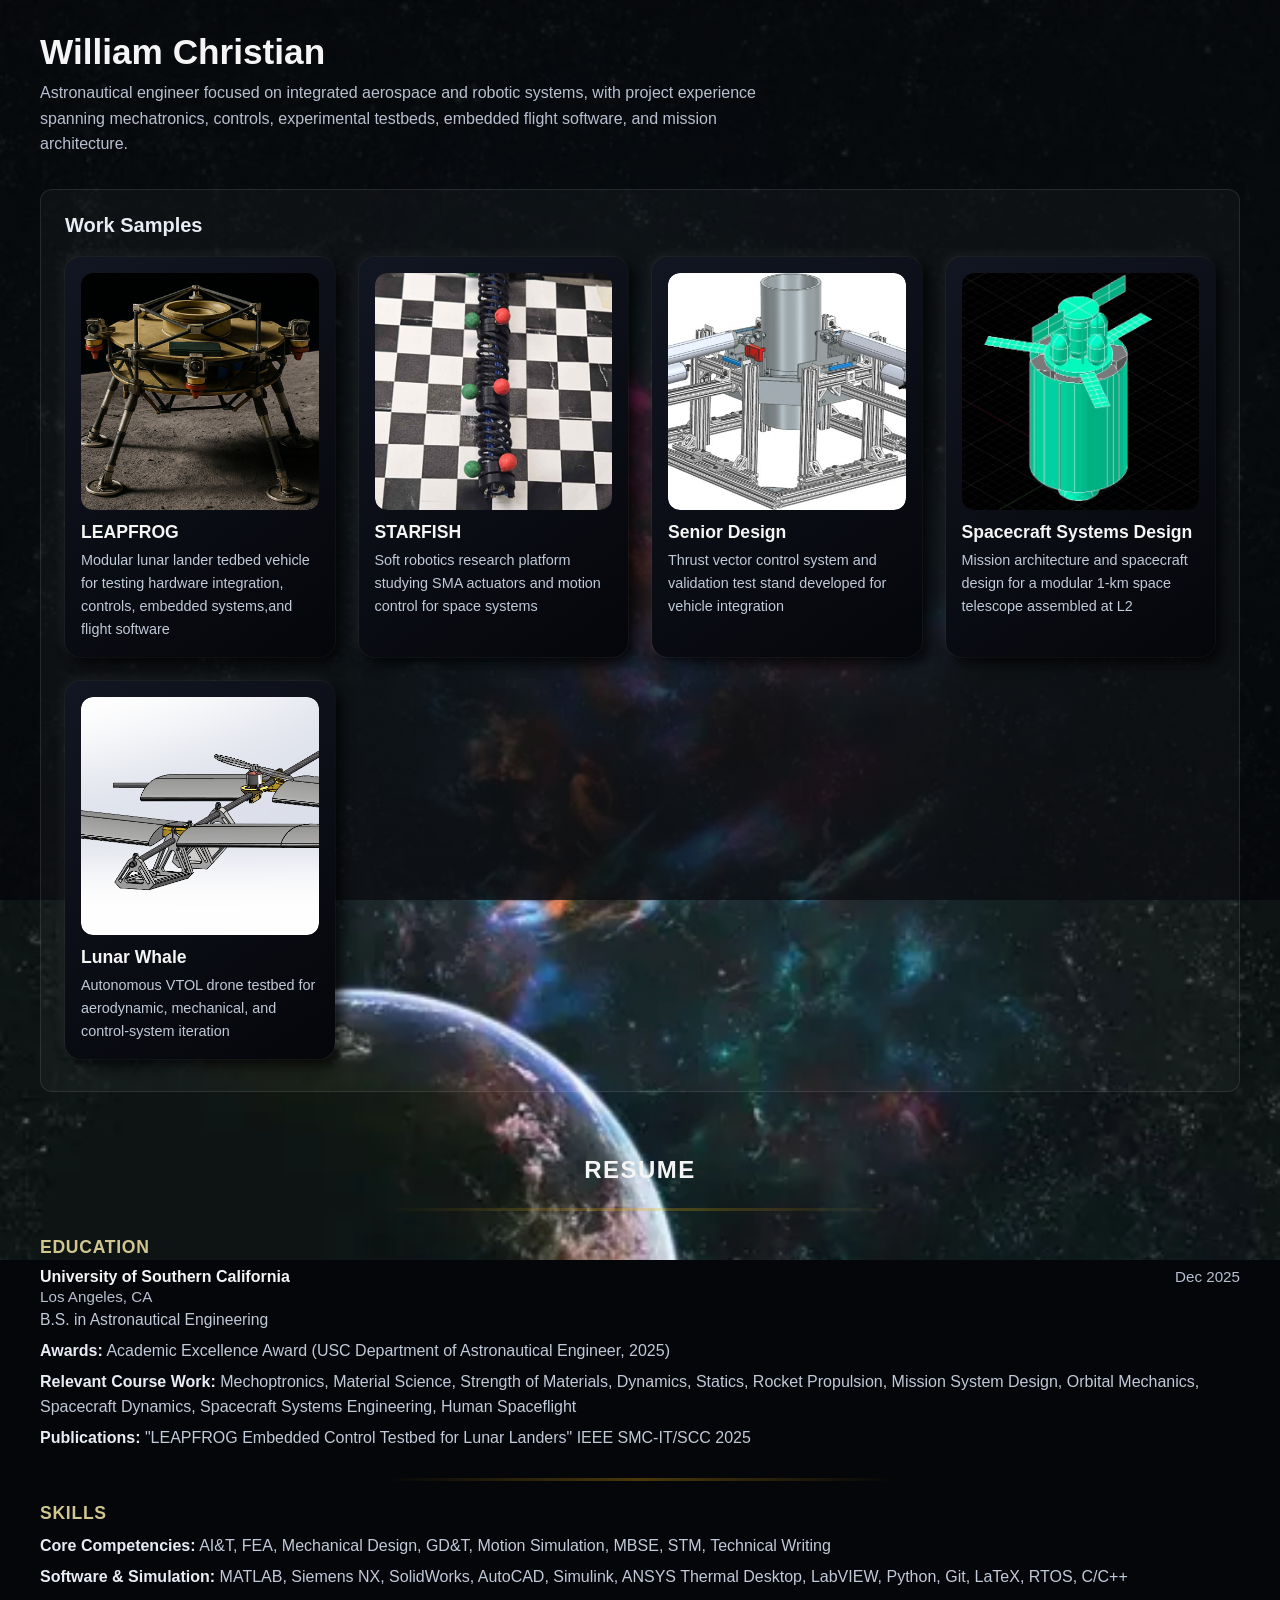
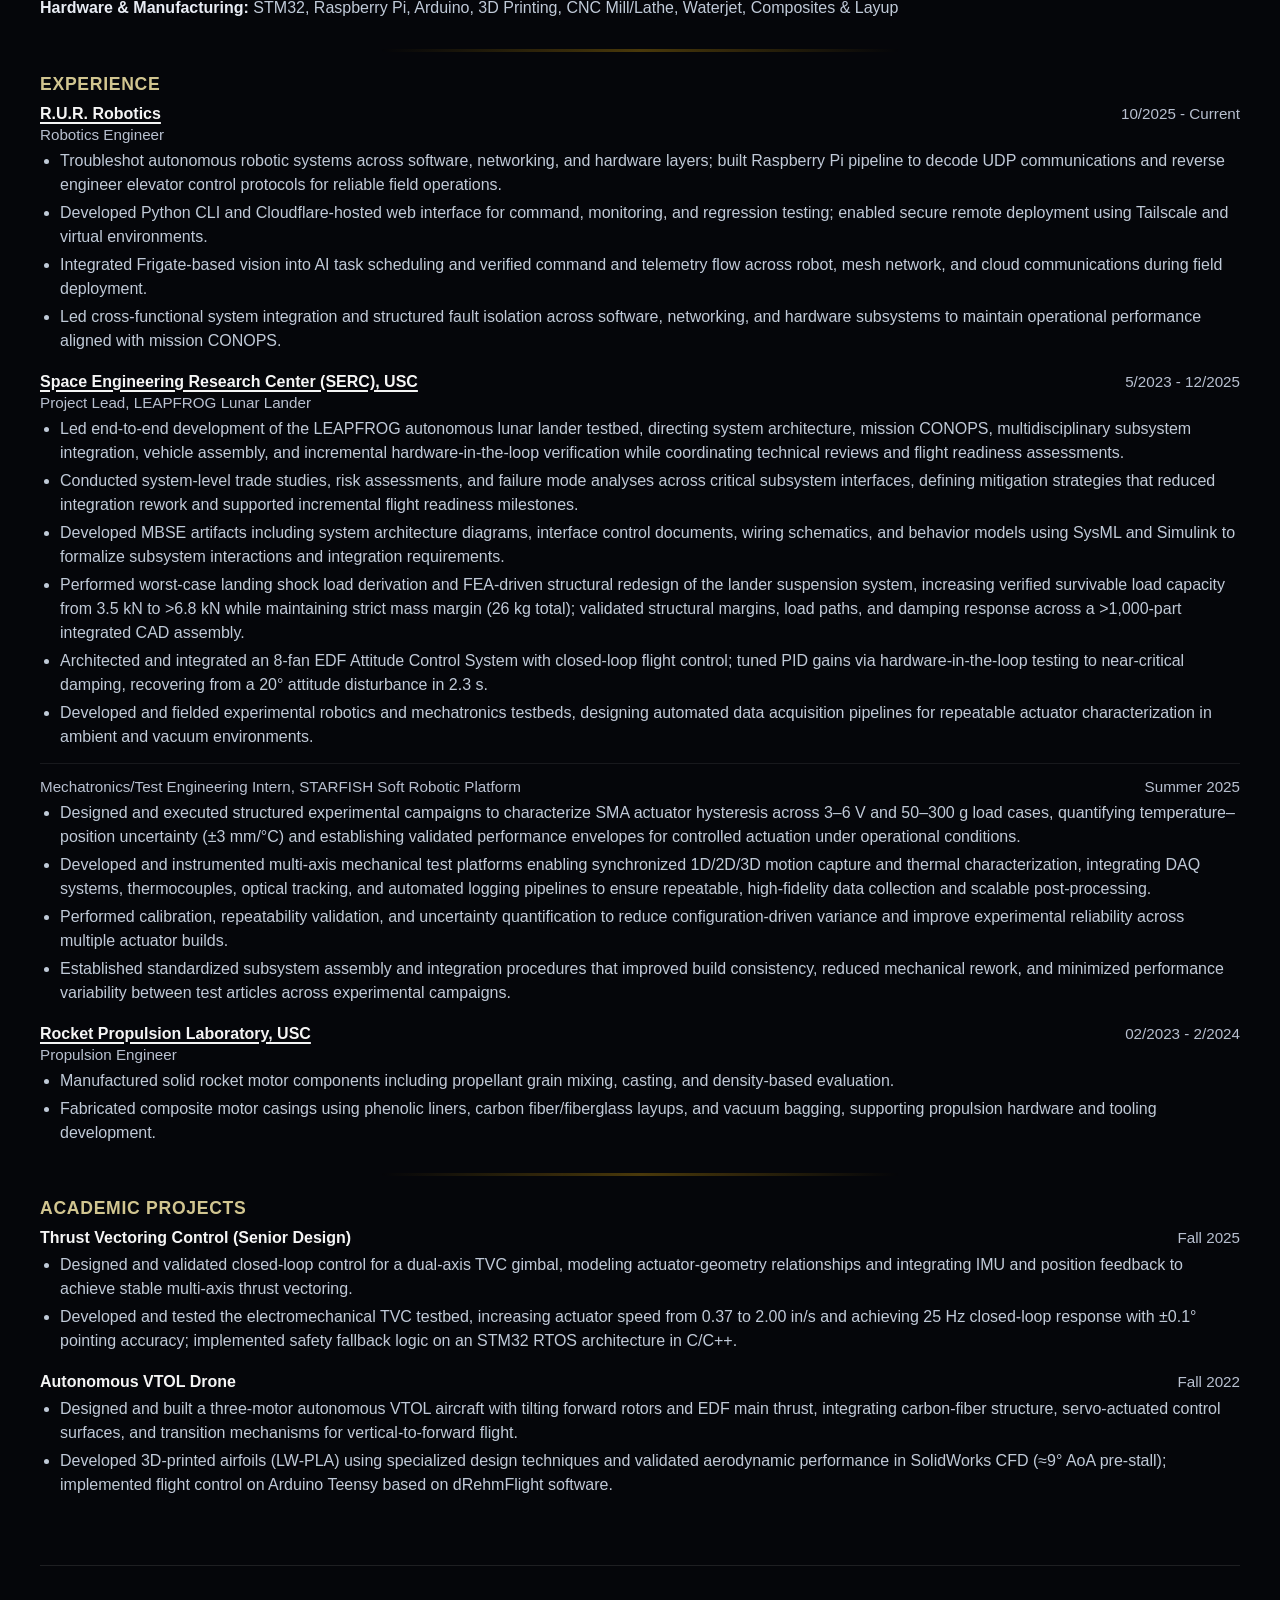
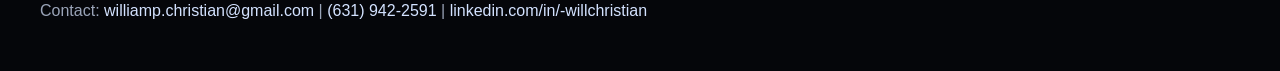
<file: index.html>
<!DOCTYPE html>
<html lang="en">
<head>
    <meta charset="UTF-8">
    <meta http-equiv="refresh" content="0; url=portfolio.html">
    <title>Redirect to portfolio</title>
    <script>window.location.replace("portfolio.html");</script>
</head>
<body>
    <p>Redirecting to <a href="portfolio.html">portfolio</a>…</p>
</body>
</html>
</file>
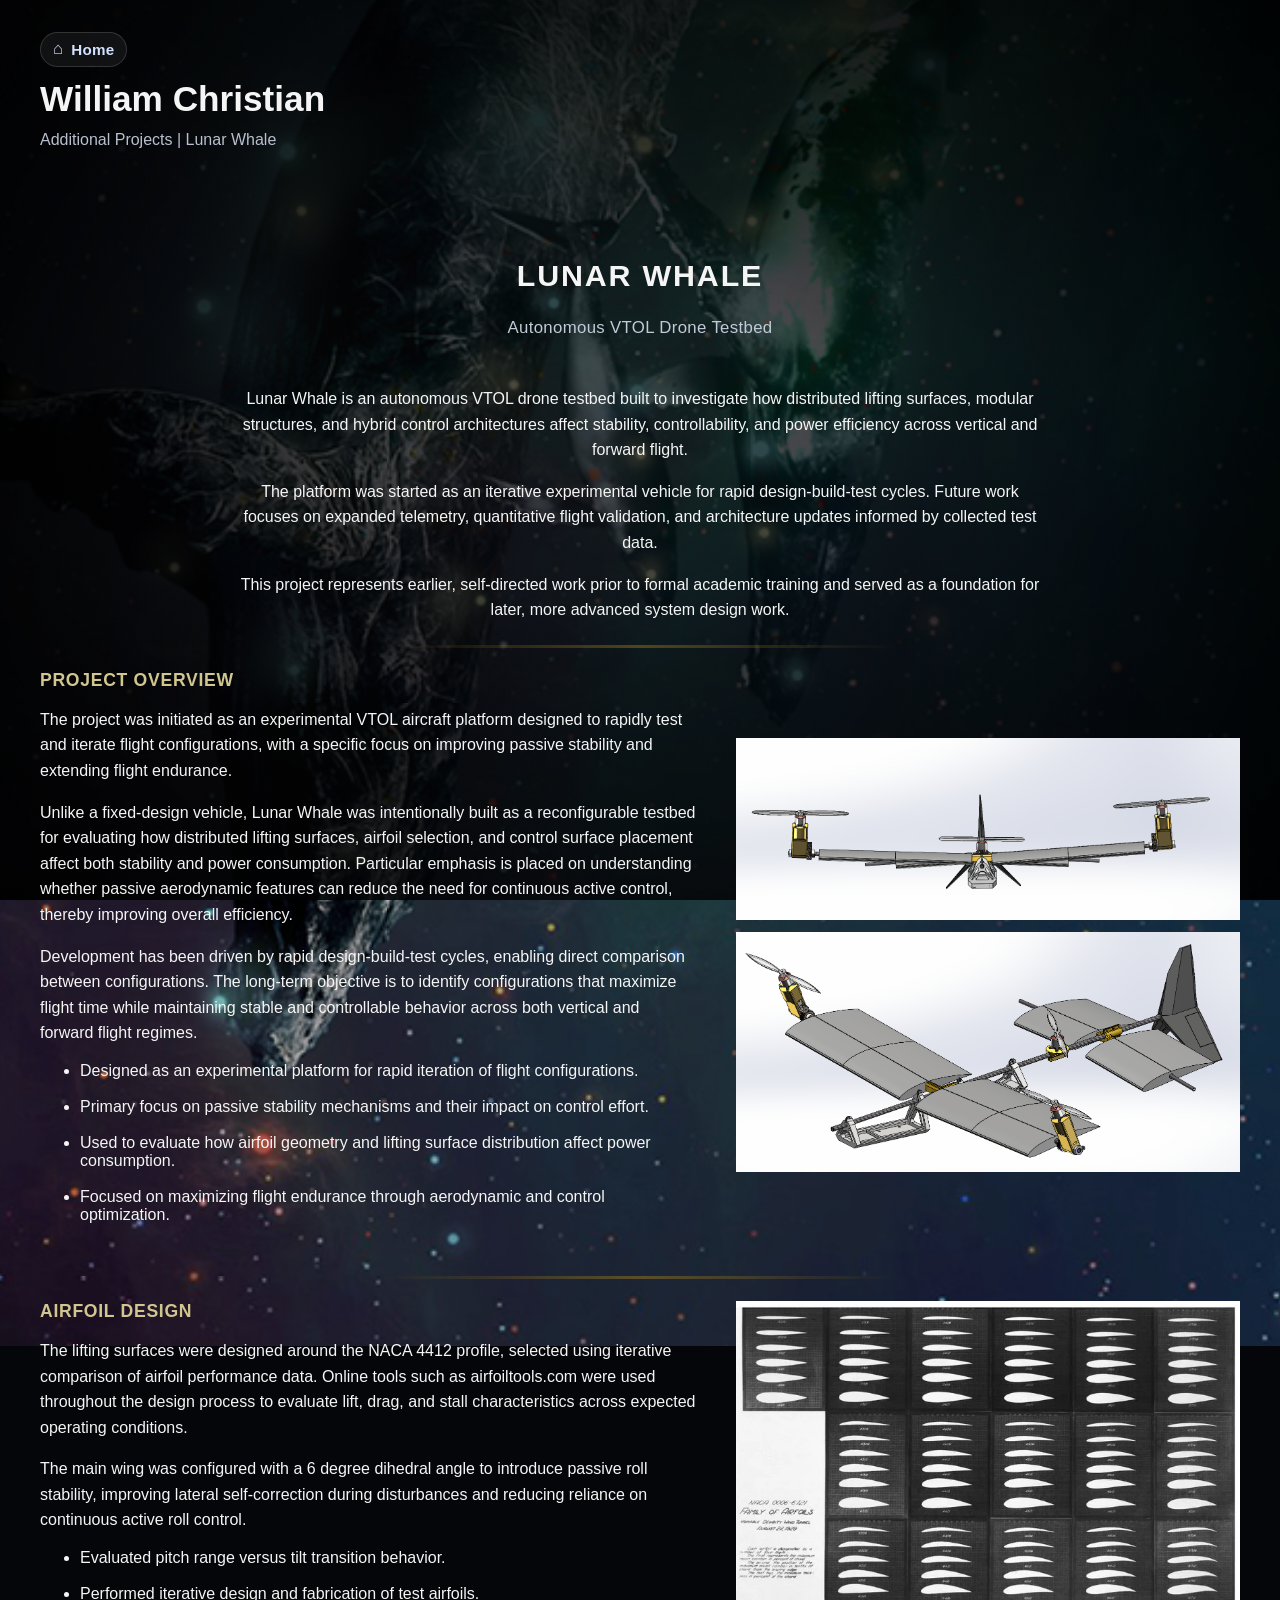
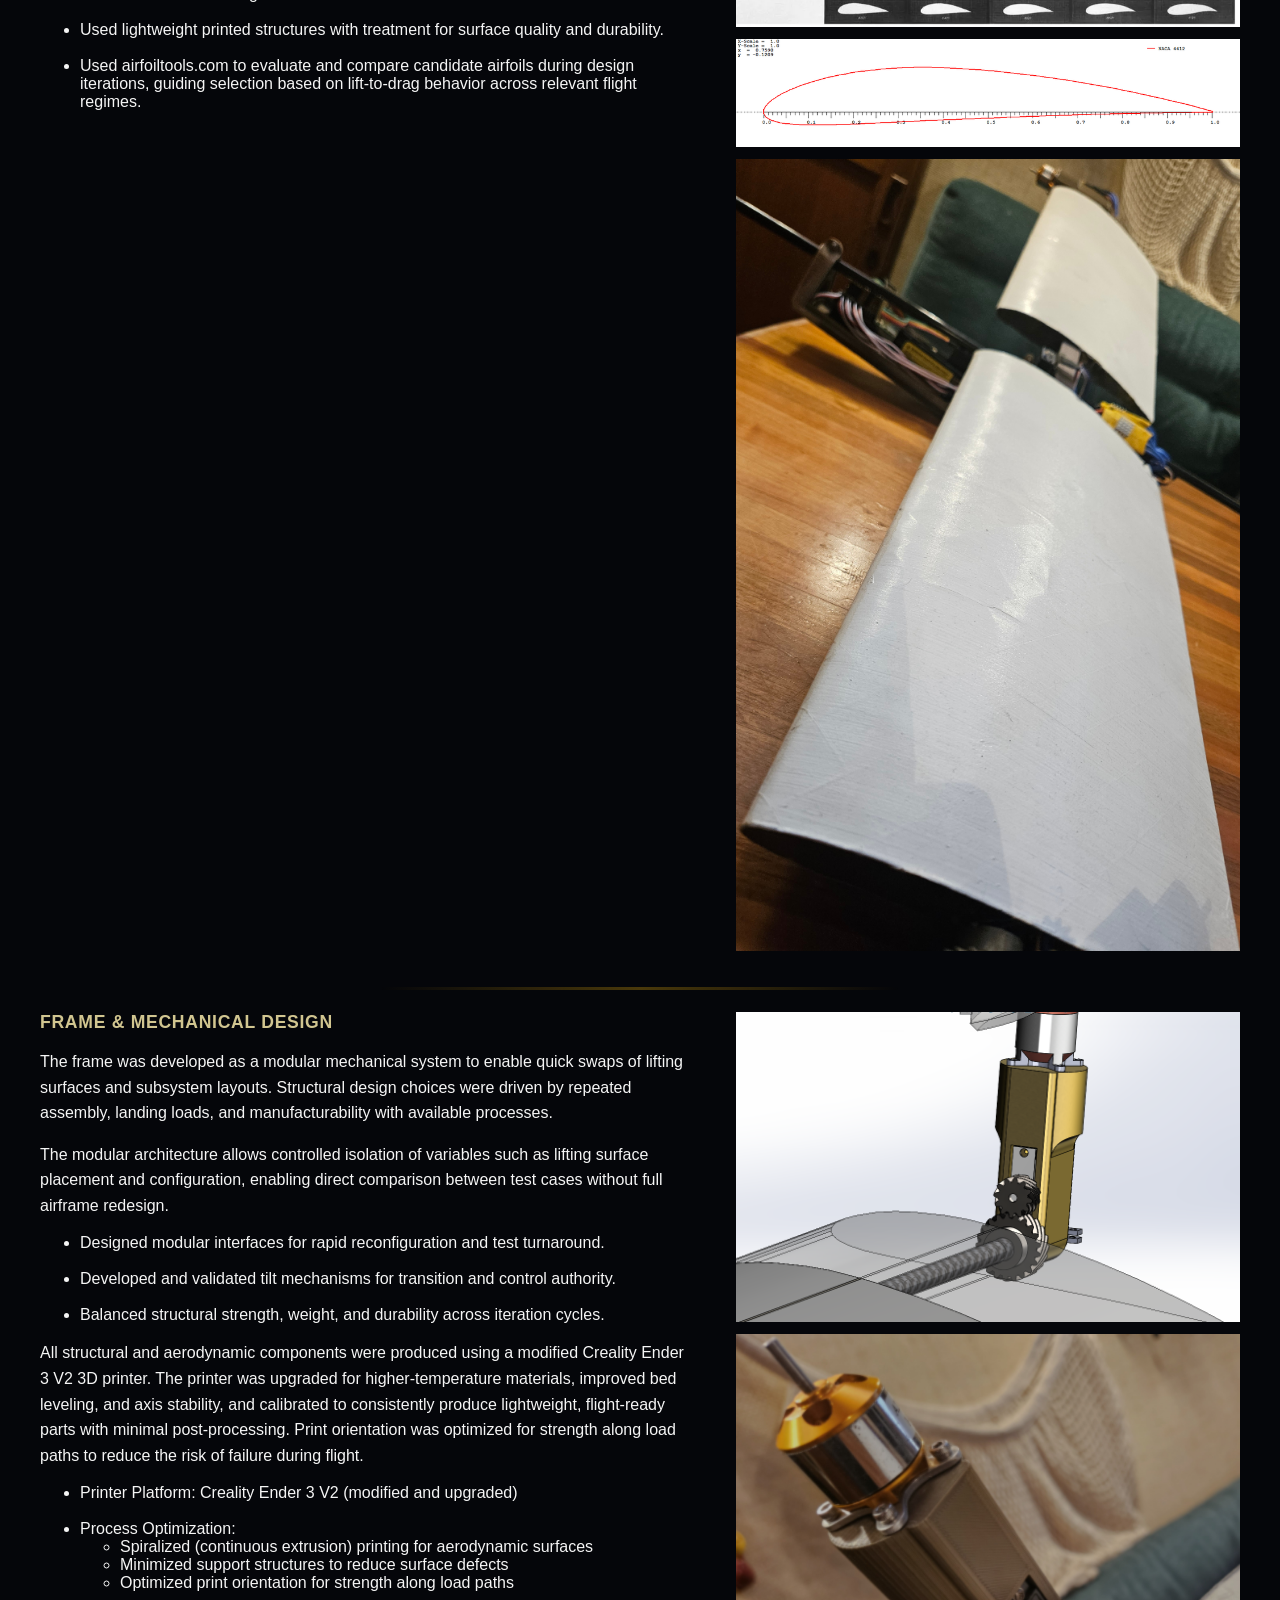
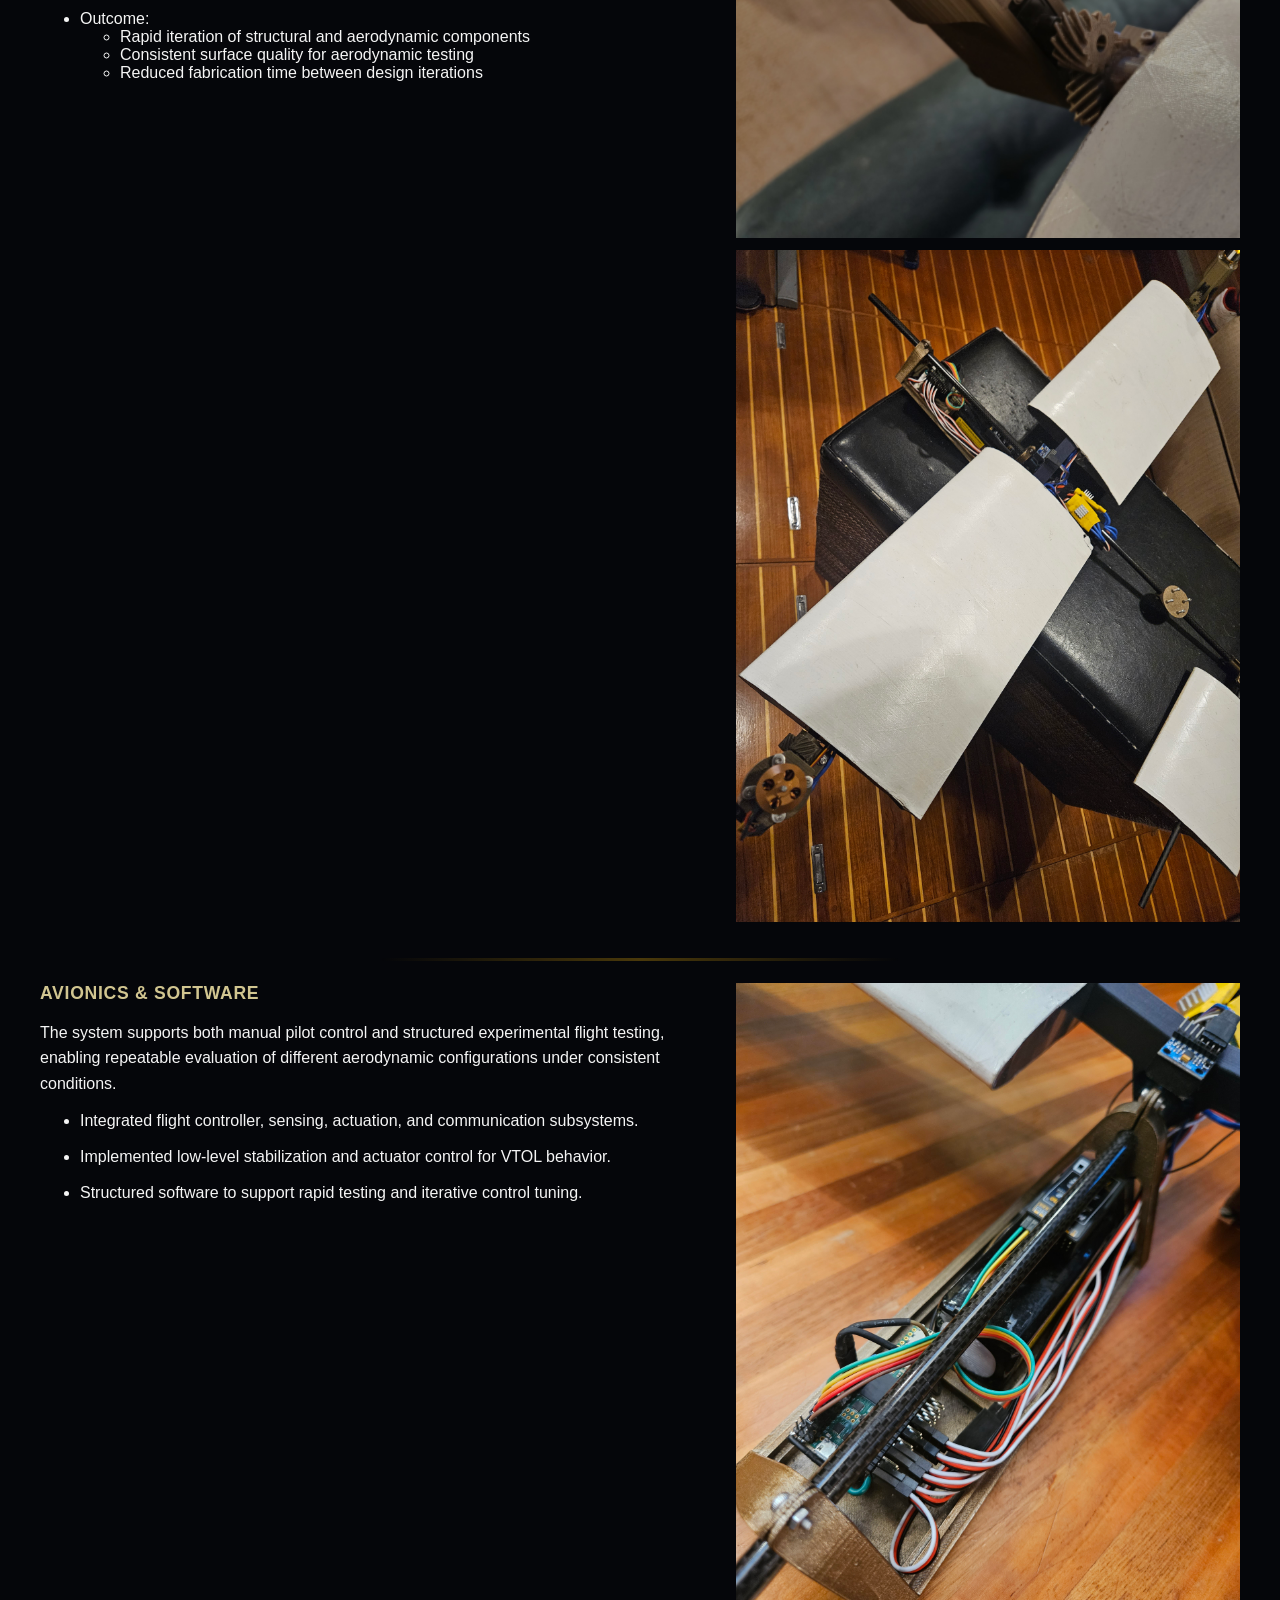
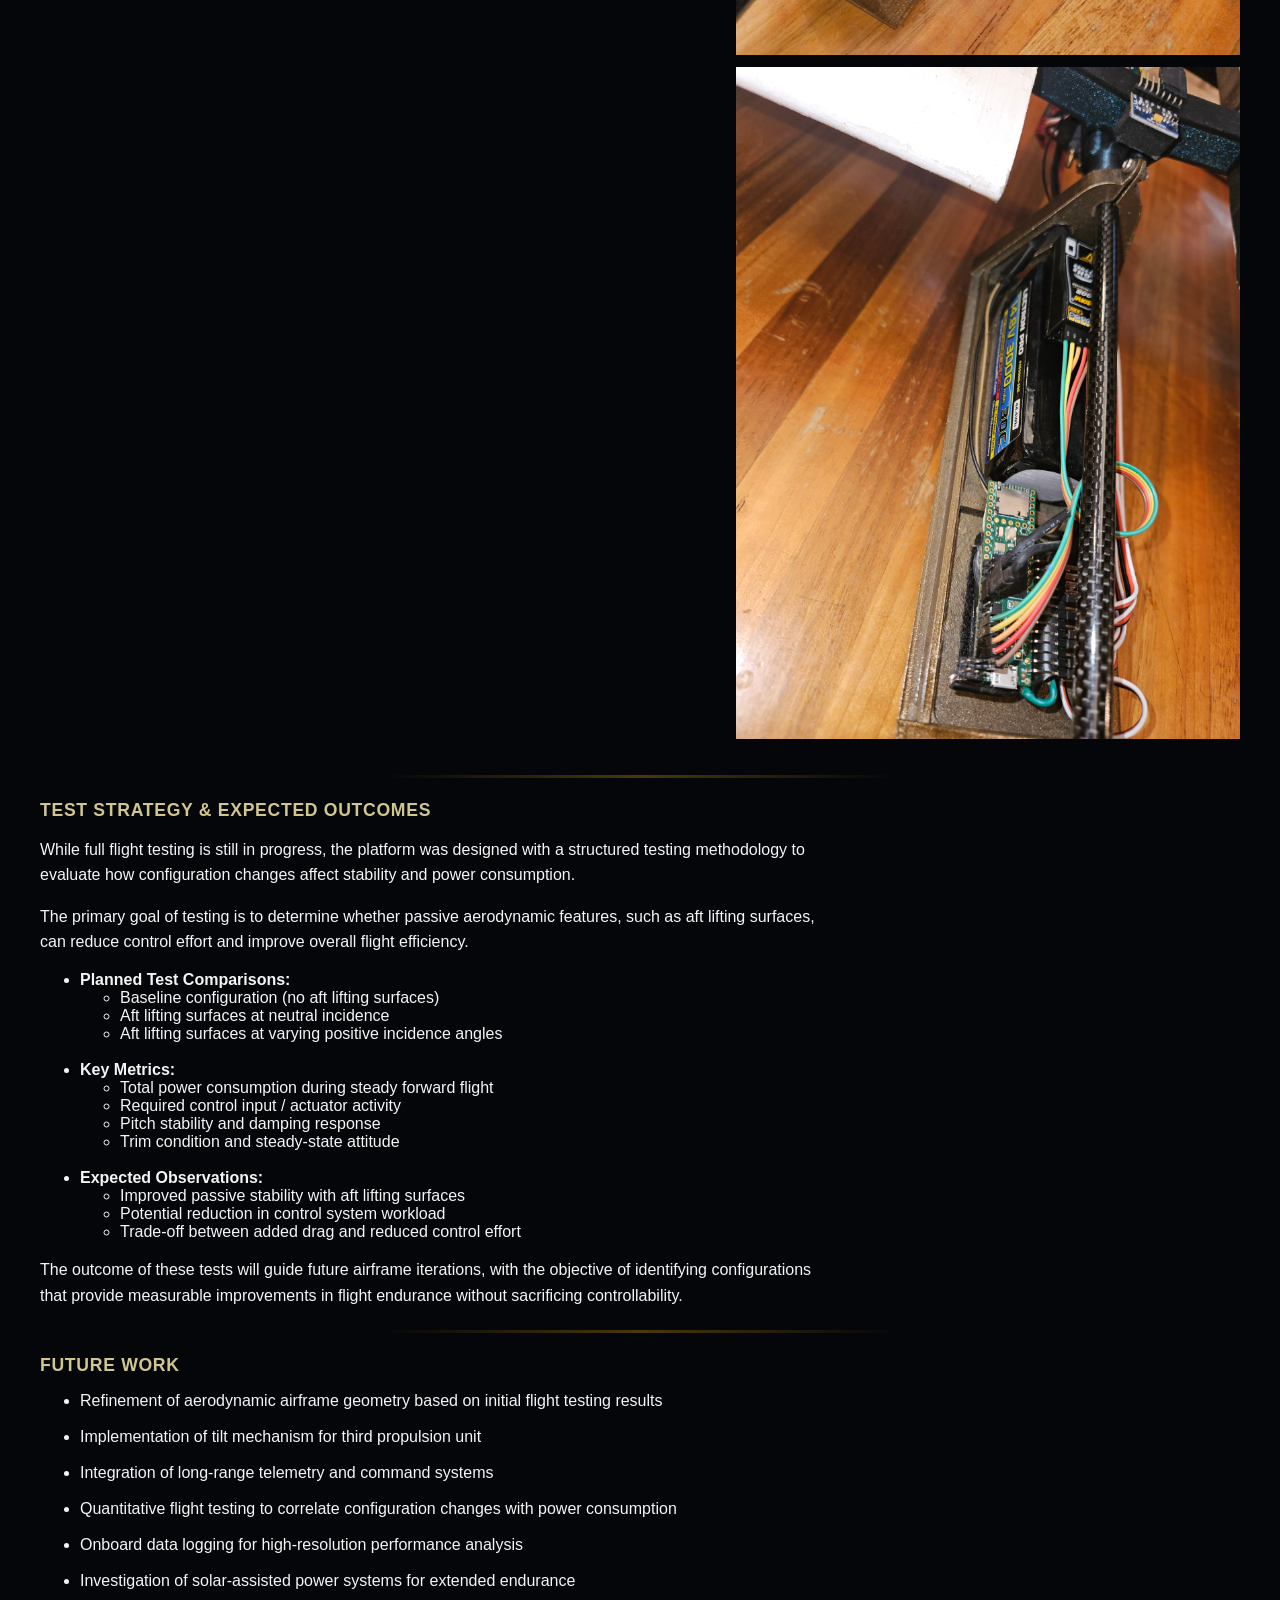
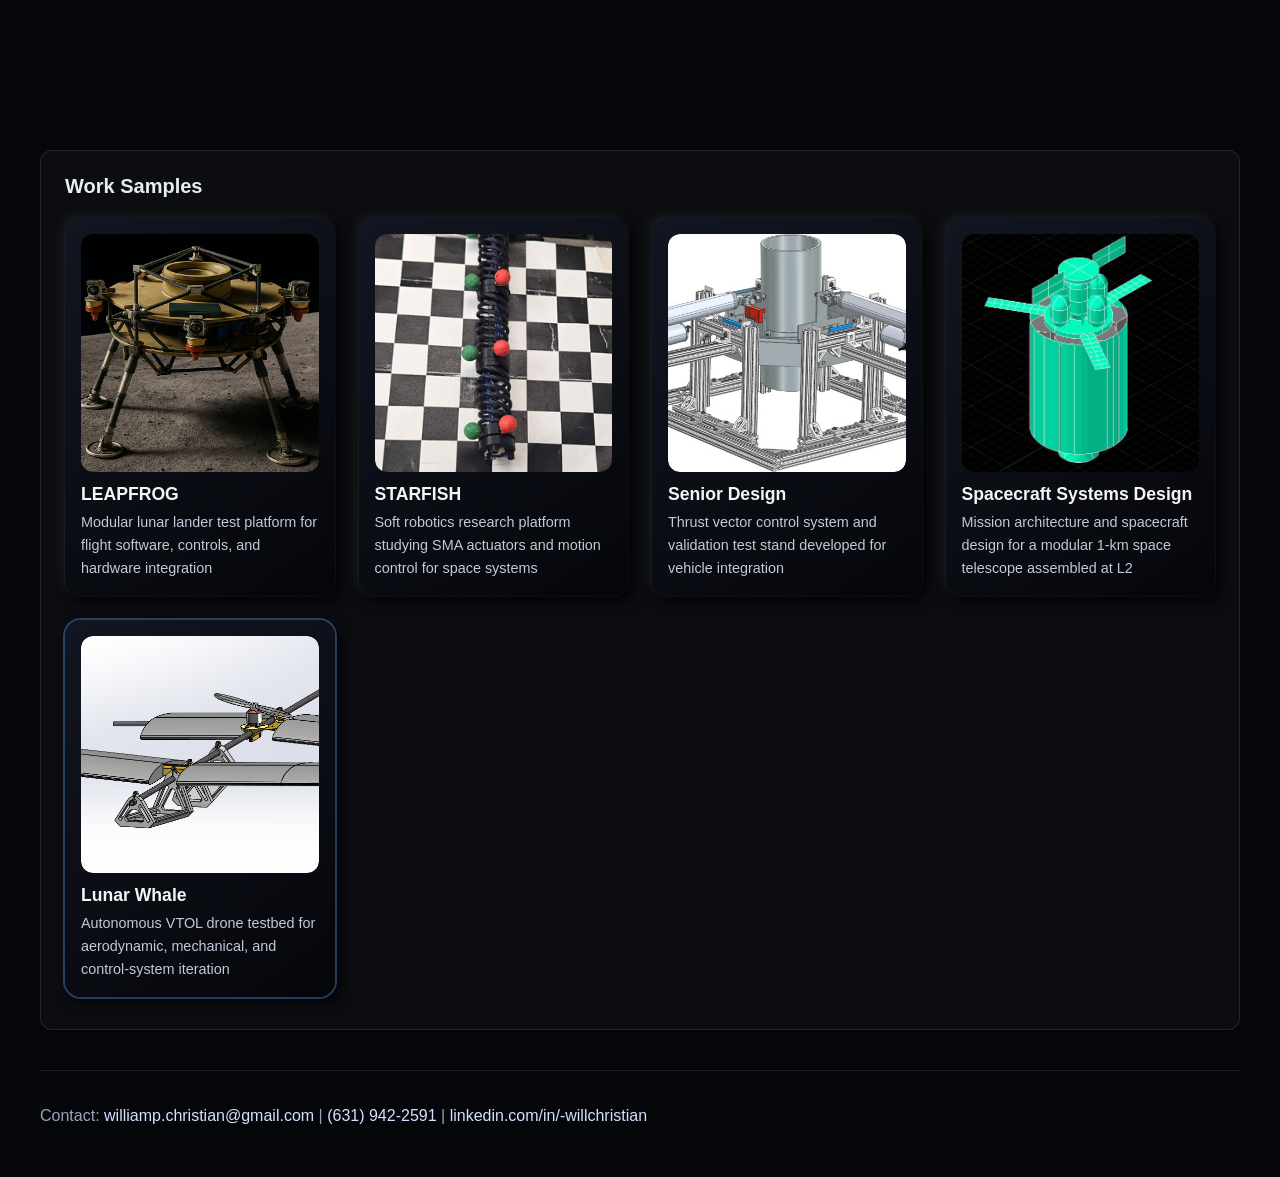
<file: additional_projects.html>
<!DOCTYPE html>
<html lang="en">
<head>
    <meta charset="UTF-8">
    <title>Additional Projects | Will Christian Portfolio</title>
    <meta name="viewport" content="width=device-width, initial-scale=1">
    <link rel="stylesheet" href="style.css">
</head>
<body>
    <div class="page">
    <header class="site-header">
        <div class="site-title-block">
            <a href="portfolio.html" class="home-link" aria-label="Home">Home</a>
            <h1>William Christian</h1>
            <p>Additional Projects | Lunar Whale</p>
        </div>
    </header>

    <main class="content">
        <section id="additional-projects" class="systems-section">
            <div class="projects-bg" aria-hidden="true"></div>
            <div class="projects-overlay" aria-hidden="true"></div>
            <div class="projects-content">
                <div class="resume-header">
                    <div class="project-title-stack">
                        <h2 class="resume-main-title">Lunar Whale</h2>
                        <div class="project-subtitle">Autonomous VTOL Drone Testbed</div>
                    </div>
                </div>

                <div class="resume-section">
                    <p class="project-intro">
                        Lunar Whale is an autonomous VTOL drone testbed built to investigate how distributed lifting
                        surfaces, modular structures, and hybrid control architectures affect stability, controllability,
                        and power efficiency across vertical and forward flight.
                    </p>
                    <p class="project-intro">
                        The platform was started as an iterative experimental vehicle for rapid design-build-test cycles.
                        Future work focuses on expanded telemetry, quantitative flight validation, and architecture updates
                        informed by collected test data.
                    </p>
                    <p class="project-intro">
                        This project represents earlier, self-directed work prior to formal academic training and served as a foundation
                        for later, more advanced system design work.
                    </p>

                    <hr class="resume-divider">
                    <article class="article--center-figure">
                        <div class="article-body">
                            <h3 class="resume-section-title">Project Overview</h3>
                            <p>
                                The project was initiated as an experimental VTOL aircraft platform designed to rapidly test and iterate flight configurations, 
                                with a specific focus on improving passive stability and extending flight endurance.
                            </p>
                            <p>
                                Unlike a fixed-design vehicle, Lunar Whale was intentionally built as a reconfigurable testbed for evaluating how distributed lifting 
                                surfaces, airfoil selection, and control surface placement affect both stability and power consumption. Particular emphasis is placed 
                                on understanding whether passive aerodynamic features can reduce the need for continuous active control, thereby improving overall efficiency.
                            </p>
                            <p>
                                Development has been driven by rapid design-build-test cycles, enabling direct comparison between configurations. The long-term objective 
                                is to identify configurations that maximize flight time while maintaining stable and controllable behavior across both vertical and forward flight regimes.
                            </p>
                            <ul>
                                <li>Designed as an experimental platform for rapid iteration of flight configurations.</li>
                                <br>
                                <li>Primary focus on passive stability mechanisms and their impact on control effort.</li>
                                <br>
                                <li>Used to evaluate how airfoil geometry and lifting surface distribution affect power consumption.</li>
                                <br>
                                <li>Focused on maximizing flight endurance through aerodynamic and control optimization.</li>
                            </ul>
                        </div>
                        <figure>
                            <div class="media-grid">
                                <img src="images/ADDITIONAL_PROJECTS/Lunar_Whale/front_v2.PNG" alt="Lunar Whale front view">
                                <img src="images/ADDITIONAL_PROJECTS/Lunar_Whale/full_iso3.PNG" alt="Lunar Whale isometric view">
                            </div>
                        </figure>
                    </article>

                    <hr class="resume-divider">
                    <article class="article--center-figure">
                        <div class="article-body">
                            <h3 class="resume-section-title">Airfoil Design</h3>
                            <p>
                                The lifting surfaces were designed around the NACA 4412 profile, selected using iterative comparison of airfoil performance data. 
                                Online tools such as airfoiltools.com were used throughout the design process to evaluate lift, drag, and stall characteristics 
                                across expected operating conditions.
                            </p>
                            <p>
                                The main wing was configured with a 6 degree dihedral angle to introduce passive roll stability, improving lateral self-correction
                                during disturbances and reducing reliance on continuous active roll control.
                            </p>
                            <ul>
                                <li>Evaluated pitch range versus tilt transition behavior.</li>
                                <br>
                                <li>Performed iterative design and fabrication of test airfoils.</li>
                                <br>
                                <li>Used lightweight printed structures with treatment for surface quality and durability.</li>
                                <br>
                                <li>Used airfoiltools.com to evaluate and compare candidate airfoils during design iterations, guiding selection based on lift-to-drag behavior across relevant flight regimes.</li>

                            </ul>
                        </div>
                        <figure>
                            <div class="media-grid">
                                <img src="images/ADDITIONAL_PROJECTS/Lunar_Whale/airfoil_bg.PNG" alt="Airfoil background and context">
                                <img src="images/ADDITIONAL_PROJECTS/Lunar_Whale/NACA-4412-Airfoil.png" alt="NACA 4412 airfoil profile">
                                <img src="images/ADDITIONAL_PROJECTS/Lunar_Whale/span.jpg" alt="Wing span and airfoil build">
                            </div>
                        </figure>
                    </article>

                    <hr class="resume-divider">
                    <article class="article--center-figure">
                        <div class="article-body">
                            <h3 class="resume-section-title">Frame &amp; Mechanical Design</h3>
                            <p>
                                The frame was developed as a modular mechanical system to enable quick swaps of lifting
                                surfaces and subsystem layouts. Structural design choices were driven by repeated assembly,
                                landing loads, and manufacturability with available processes.
                            </p>
                            <p>
                                The modular architecture allows controlled isolation of variables such as lifting surface placement and configuration, 
                                enabling direct comparison between test cases without full airframe redesign.
                            </p>
                            <ul>
                                <li>Designed modular interfaces for rapid reconfiguration and test turnaround.</li>
                                <br>
                                <li>Developed and validated tilt mechanisms for transition and control authority.</li>
                                <br>
                                <li>Balanced structural strength, weight, and durability across iteration cycles.</li>
                            </ul>
                            <p>
                                All structural and aerodynamic components were produced using a modified Creality Ender 3 V2 3D printer. 
                                The printer was upgraded for higher-temperature materials, improved bed leveling, and axis stability, and calibrated to consistently produce lightweight, flight-ready parts with minimal post-processing. 
                                Print orientation was optimized for strength along load paths to reduce the risk of failure during flight.
                            </p>

                            <ul>
                            <li>Printer Platform: Creality Ender 3 V2 (modified and upgraded)</li>
                            <br>
                            <li>Process Optimization:
                                <ul>
                                    <li>Spiralized (continuous extrusion) printing for aerodynamic surfaces</li>
                                    <li>Minimized support structures to reduce surface defects</li>
                                    <li>Optimized print orientation for strength along load paths</li>
                                </ul>
                            </li>
                            <br>
                            <li>Outcome:
                                <ul>
                                    <li>Rapid iteration of structural and aerodynamic components</li>
                                    <li>Consistent surface quality for aerodynamic testing</li>
                                    <li>Reduced fabrication time between design iterations</li>
                                </ul>
                            </li>
                            </ul>
                        </div>
                        <figure>
                            <div class="media-grid">
                                <img src="images/ADDITIONAL_PROJECTS/Lunar_Whale/tilt_mechanism_cad.PNG" alt="Tilt mechanism CAD">
                                <img src="images/ADDITIONAL_PROJECTS/Lunar_Whale/tilt_mechanism.jpg" alt="Tilt mechanism hardware">
                                <img src="images/ADDITIONAL_PROJECTS/Lunar_Whale/built_iso_2.jpg" alt="Built frame isometric view">
                            </div>
                        </figure>
                    </article>

                    <hr class="resume-divider">
                    <article class="article--center-figure">
                        <div class="article-body">
                            <h3 class="resume-section-title">Avionics &amp; Software</h3>
                            <p>
                                The system supports both manual pilot control and structured experimental flight testing, enabling repeatable evaluation 
                                of different aerodynamic configurations under consistent conditions.
                            </p>
                            <ul>
                                <li>Integrated flight controller, sensing, actuation, and communication subsystems.</li>
                                <br>
                                <li>Implemented low-level stabilization and actuator control for VTOL behavior.</li>
                                <br>
                                <li>Structured software to support rapid testing and iterative control tuning.</li>
                            </ul>
                        </div>
                        <figure>
                            <div class="media-grid">
                                <img src="images/ADDITIONAL_PROJECTS/Lunar_Whale/avionics_1.jpg" alt="Avionics architecture view 1">
                                <img src="images/ADDITIONAL_PROJECTS/Lunar_Whale/avionics_2.jpg" alt="Avionics architecture view 2">
                            </div>
                        </figure>
                    </article>

                    <hr class="resume-divider">
                    <h3 class="resume-section-title">Test Strategy &amp; Expected Outcomes</h3>

                    <p>
                        While full flight testing is still in progress, the platform was designed with a structured testing methodology 
                        to evaluate how configuration changes affect stability and power consumption.
                    </p>

                    <p>
                        The primary goal of testing is to determine whether passive aerodynamic features, such as aft lifting surfaces, 
                        can reduce control effort and improve overall flight efficiency.
                    </p>

                    <ul>
                    <li><strong>Planned Test Comparisons:</strong>
                        <ul>
                            <li>Baseline configuration (no aft lifting surfaces)</li>
                            <li>Aft lifting surfaces at neutral incidence</li>
                            <li>Aft lifting surfaces at varying positive incidence angles</li>
                        </ul>
                    </li>
                    <br>
                    <li><strong>Key Metrics:</strong>
                        <ul>
                            <li>Total power consumption during steady forward flight</li>
                            <li>Required control input / actuator activity</li>
                            <li>Pitch stability and damping response</li>
                            <li>Trim condition and steady-state attitude</li>
                        </ul>
                    </li>
                    <br>
                    <li><strong>Expected Observations:</strong>
                        <ul>
                            <li>Improved passive stability with aft lifting surfaces</li>
                            <li>Potential reduction in control system workload</li>
                            <li>Trade-off between added drag and reduced control effort</li>
                        </ul>
                    </li>
                    </ul>

                    <p>
                        The outcome of these tests will guide future airframe iterations, with the objective of identifying configurations 
                        that provide measurable improvements in flight endurance without sacrificing controllability.
                    </p>

                    <hr class="resume-divider">
                    <h3 class="resume-section-title">Future Work</h3>
                    <ul>
                        <li>Refinement of aerodynamic airframe geometry based on initial flight testing results</li>
                        <br>
                        <li>Implementation of tilt mechanism for third propulsion unit</li>
                        <br>
                        <li>Integration of long-range telemetry and command systems</li>
                        <br>
                        <li>Quantitative flight testing to correlate configuration changes with power consumption</li>
                        <br>
                        <li>Onboard data logging for high-resolution performance analysis</li>
                        <br>
                        <li>Investigation of solar-assisted power systems for extended endurance</li>
                    </ul>
                </div>
            </div>
        </section>
    </main>

    <section class="work-samples-section">
        <h2 class="work-samples-title">Work Samples</h2>
        <nav class="project-nav">
        <a class="project-tile" href="leapfrog.html">
            <div class="project-icon">
                <img src="images/LEAPFROG/LEAPFROG_icon.PNG" alt="LEAPFROG icon">
            </div>
            <div class="project-text">
                <h2>LEAPFROG</h2>
                <p>Modular lunar lander test platform for flight software, controls, and hardware integration</p>
            </div>
        </a>
        <a class="project-tile" href="starfish.html">
            <div class="project-icon">
                <img src="images/STARFISH/STARFISH_icon.PNG" alt="STARFISH icon">
            </div>
            <div class="project-text">
                <h2>STARFISH</h2>
                <p>Soft robotics research platform studying SMA actuators and motion control for space systems</p>
            </div>
        </a>
        <a class="project-tile" href="senior-design.html">
            <div class="project-icon">
                <img src="images/SENIOR_DESIGN/SeniorDesign_icon.PNG" alt="Senior Design icon">
            </div>
            <div class="project-text">
                <h2>Senior Design</h2>
                <p>Thrust vector control system and validation test stand developed for vehicle integration</p>
            </div>
        </a>
        <a class="project-tile" href="spacecraft-systems.html">
            <div class="project-icon">
                <img src="images/SYSTEMS_DESIGN/SCsystems_icon.PNG" alt="Spacecraft Systems icon">
            </div>
            <div class="project-text">
                <h2>Spacecraft Systems Design</h2>
                <p>Mission architecture and spacecraft design for a modular 1-km space telescope assembled at L2</p>
            </div>
        </a>
        <a class="project-tile project-tile-current" href="additional_projects.html">
            <div class="project-icon">
                <img src="images/ADDITIONAL_PROJECTS/Lunar_Whale/lunar_whale_icon.PNG" alt="Lunar Whale icon">
            </div>
            <div class="project-text">
                <h2>Lunar Whale</h2>
                <p>Autonomous VTOL drone testbed for aerodynamic, mechanical, and control-system iteration</p>
            </div>
        </a>
        </nav>
    </section>

    <footer>
        <p>Contact: <a href="mailto:williamp.christian@gmail.com">williamp.christian@gmail.com</a> | <a href="tel:+16319422591">(631) 942-2591</a> | <a href="https://www.linkedin.com/in/-willchristian/" target="_blank" rel="noopener">linkedin.com/in/-willchristian</a></p>
    </footer>
    </div>
    <script>
        (function () {
            var bg = document.querySelector('.projects-bg');
            if (!bg) return;
            function updateProjectsBg() {
                var y = window.scrollY || window.pageYOffset || 0;
                var speed = 0.18;
                bg.style.transform = 'translate(-50%, -50%) translate3d(0,' + (-y * speed) + 'px,0) rotate(90deg)';
            }
            window.addEventListener('scroll', updateProjectsBg, { passive: true });
            window.addEventListener('resize', updateProjectsBg);
            updateProjectsBg();
        })();
    </script>
</body>
</html>
</file>
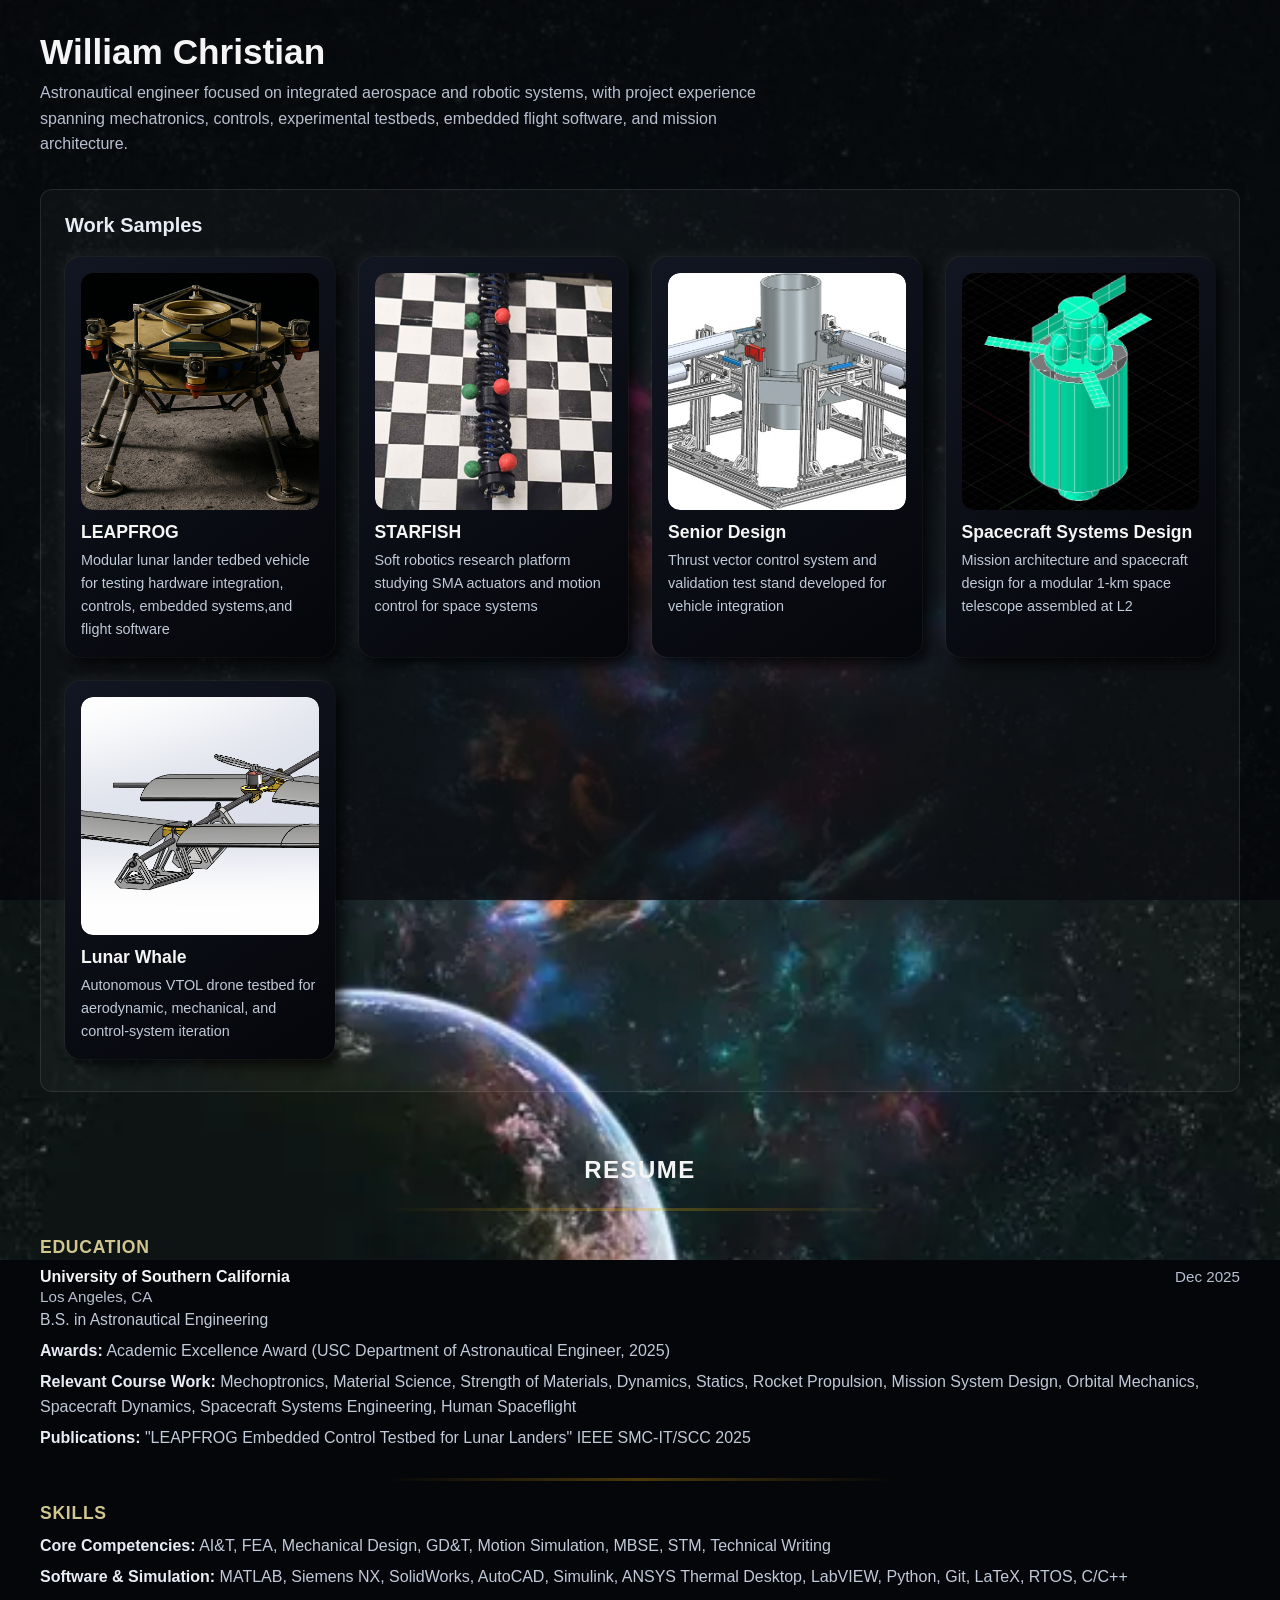
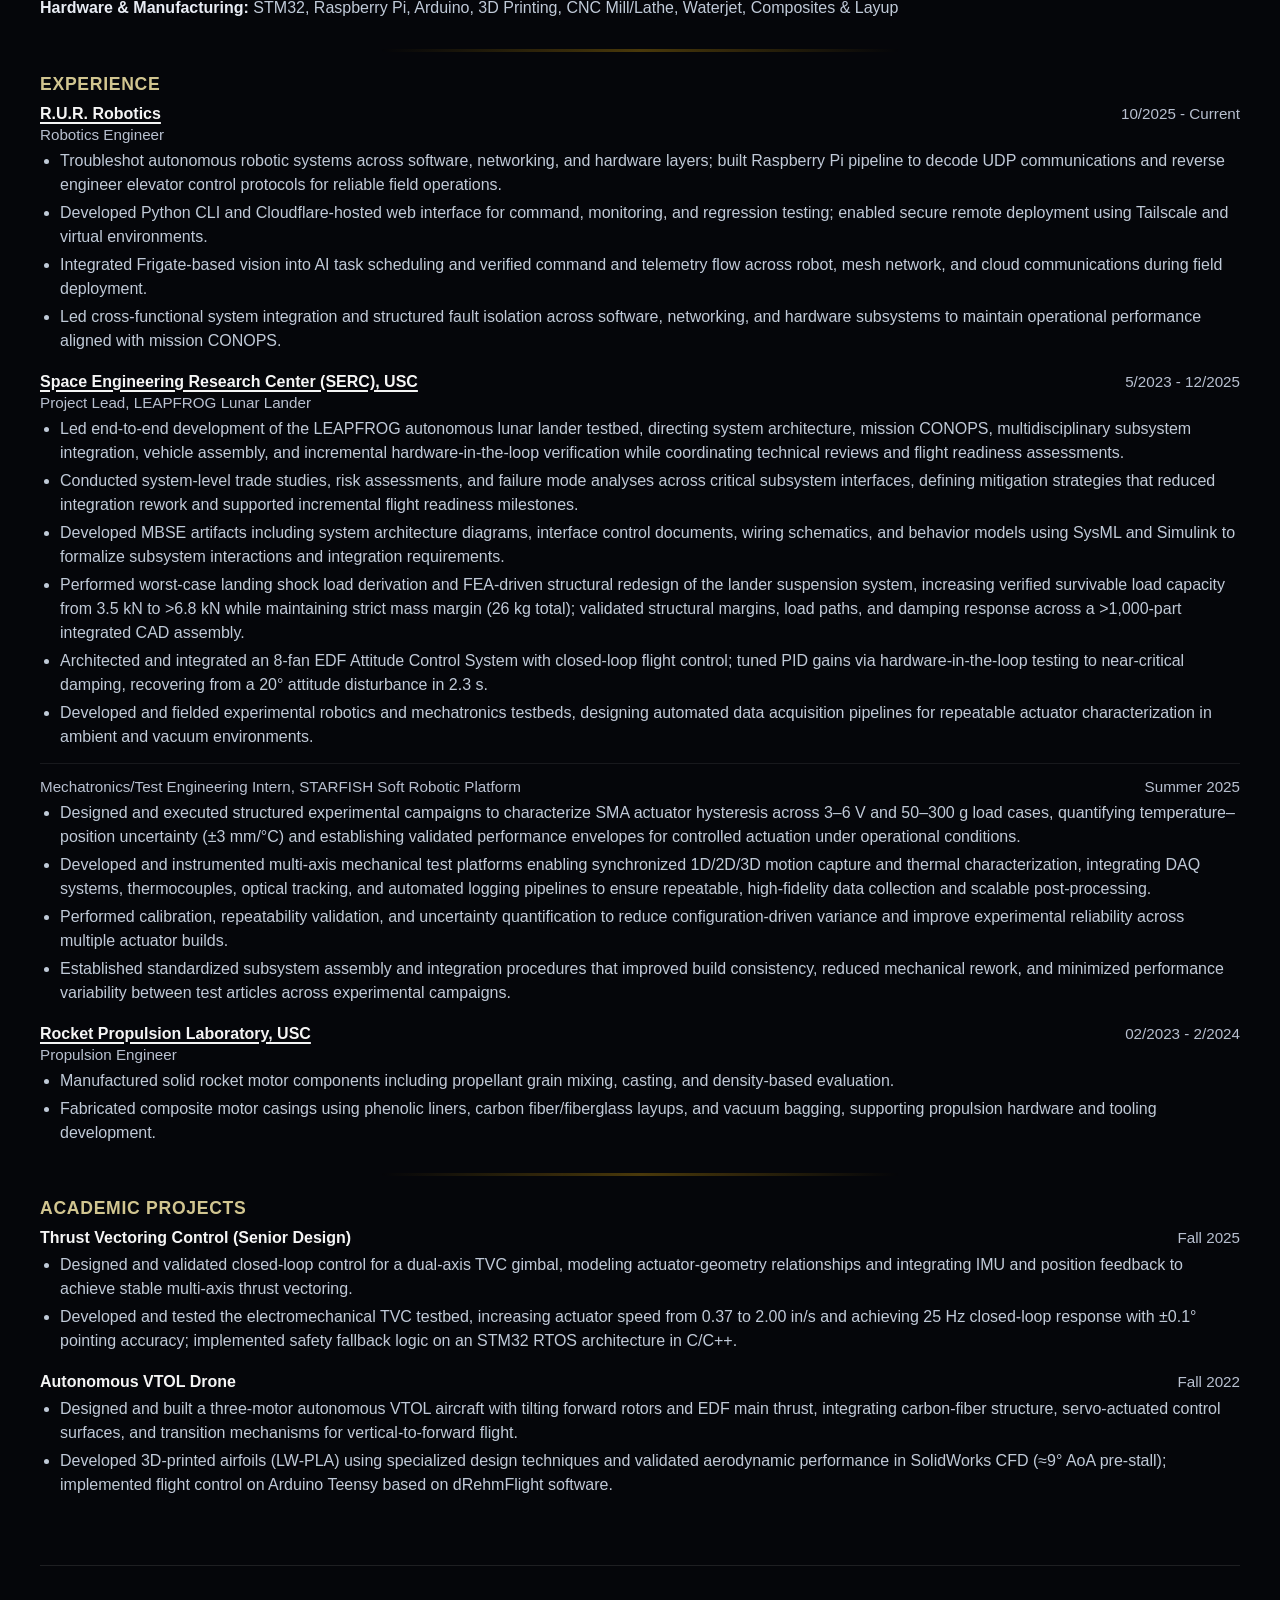
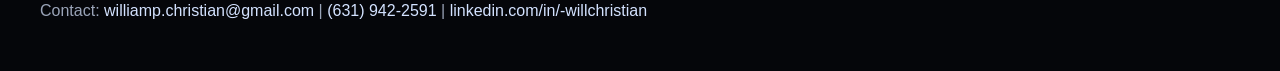
<file: portfolio.html>
<!DOCTYPE html>
<html lang="en">
<head>
    <meta charset="UTF-8">
    <title>Will Christian | Engineering Portfolio</title>
    <meta name="viewport" content="width=device-width, initial-scale=1">
    <link rel="stylesheet" href="style.css">
</head>
<body class="home-page">
    <div class="home-bg" aria-hidden="true"></div>
    <div class="home-overlay" aria-hidden="true"></div>
    <div class="page home-content">
        <header class="site-header">
            <div class="site-title-block">
                <h1>William Christian</h1>
                <p>Astronautical engineer focused on integrated aerospace and robotic systems, with project experience spanning mechatronics, controls, experimental testbeds, embedded flight software, and mission architecture.</p>
            </div>
        </header>

        <section class="work-samples-section">
            <h2 class="work-samples-title">Work Samples</h2>
            <nav class="project-nav">
                <a class="project-tile" href="leapfrog.html">
                    <div class="project-icon">
                        <img src="images/LEAPFROG/LEAPFROG_icon.PNG" alt="LEAPFROG icon">
                    </div>
                    <div class="project-text">
                        <h2>LEAPFROG</h2>
                        <p>Modular lunar lander tedbed vehicle for testing hardware integration, controls, embedded systems,and flight software</p>
                    </div>
                </a>

                <a class="project-tile" href="starfish.html">
                    <div class="project-icon">
                        <img src="images/STARFISH/STARFISH_icon.PNG" alt="STARFISH icon">
                    </div>
                    <div class="project-text">
                        <h2>STARFISH</h2>
                        <p>Soft robotics research platform studying SMA actuators and motion control for space systems</p>
                    </div>
                </a>

                <a class="project-tile" href="senior-design.html">
                    <div class="project-icon">
                        <img src="images/SENIOR_DESIGN/SeniorDesign_icon.PNG" alt="Senior Design icon">
                    </div>
                    <div class="project-text">
                        <h2>Senior Design</h2>
                        <p>Thrust vector control system and validation test stand developed for vehicle integration</p>
                    </div>
                </a>

                <a class="project-tile" href="spacecraft-systems.html">
                    <div class="project-icon">
                        <img src="images/SYSTEMS_DESIGN/SCsystems_icon.PNG" alt="Spacecraft Systems icon">
                    </div>
                    <div class="project-text">
                        <h2>Spacecraft Systems Design</h2>
                        <p>Mission architecture and spacecraft design for a modular 1-km space telescope assembled at L2</p>
                    </div>
                </a>
                <a class="project-tile" href="additional_projects.html">
                    <div class="project-icon">
                        <img src="images/ADDITIONAL_PROJECTS/Lunar_Whale/lunar_whale_icon.PNG" alt="Lunar Whale icon">
                    </div>
                    <div class="project-text">
                        <h2>Lunar Whale</h2>
                        <p>Autonomous VTOL drone testbed for aerodynamic, mechanical, and control-system iteration</p>
                    </div>
                </a>
            </nav>
        </section>

        <section class="resume-section content">
        <div class="resume-header">
            <h2 class="resume-main-title">Resume</h2>
        </div>
        <hr class="resume-divider resume-divider-tight">

        <div class="resume-block">
            <h3 class="resume-section-title">Education</h3>
            <div class="resume-item">
                <div class="resume-item-header">
                    <div class="resume-item-left">
                        <div class="resume-item-title">University of Southern California</div>
                        <div class="resume-item-org">Los Angeles, CA</div>
                    </div>
                    <div class="resume-item-date">Dec 2025</div>
                </div>
                <div class="resume-item-subtitle">B.S. in Astronautical Engineering</div>
                <div class="resume-lines">
                    <div><span class="resume-label">Awards:</span> Academic Excellence Award (USC Department of Astronautical Engineer, 2025)</div>
                    <div><span class="resume-label">Relevant Course Work:</span> Mechoptronics, Material Science, Strength of Materials, Dynamics, Statics, Rocket Propulsion, Mission System Design, Orbital Mechanics, Spacecraft Dynamics, Spacecraft Systems Engineering, Human Spaceflight</div>
                    <div><span class="resume-label">Publications:</span> "LEAPFROG Embedded Control Testbed for Lunar Landers" IEEE SMC-IT/SCC 2025</div>
                </div>
            </div>
        </div>

        <hr class="resume-divider">
        <div class="resume-block">
            <h3 class="resume-section-title">Skills</h3>
            <div class="resume-lines">
                <div><span class="resume-label">Core Competencies:</span> AI&amp;T, FEA, Mechanical Design, GD&amp;T, Motion Simulation, MBSE, STM, Technical Writing</div>
                <div><span class="resume-label">Software &amp; Simulation:</span> MATLAB, Siemens NX, SolidWorks, AutoCAD, Simulink, ANSYS Thermal Desktop, LabVIEW, Python, Git, LaTeX, RTOS, C/C++</div>
                <div><span class="resume-label">Hardware &amp; Manufacturing:</span> STM32, Raspberry Pi, Arduino, 3D Printing, CNC Mill/Lathe, Waterjet, Composites &amp; Layup</div>
            </div>
        </div>

        <hr class="resume-divider">
        <div class="resume-block">
            <h3 class="resume-section-title">Experience</h3>

            <div class="resume-item">
                <div class="resume-item-header">
                    <div class="resume-item-left">
                        <div class="resume-item-title resume-company">R.U.R. Robotics</div>
                        <div class="resume-item-org">Robotics Engineer</div>
                    </div>
                    <div class="resume-item-date">10/2025 - Current</div>
                </div>
                <ul class="resume-bullets">
                    <li>Troubleshot autonomous robotic systems across software, networking, and hardware layers; built Raspberry Pi pipeline to decode UDP communications and reverse engineer elevator control protocols for reliable field operations.</li>
                    <li>Developed Python CLI and Cloudflare-hosted web interface for command, monitoring, and regression testing; enabled secure remote deployment using Tailscale and virtual environments.</li>
                    <li>Integrated Frigate-based vision into AI task scheduling and verified command and telemetry flow across robot, mesh network, and cloud communications during field deployment.</li>
                    <li>Led cross-functional system integration and structured fault isolation across software, networking, and hardware subsystems to maintain operational performance aligned with mission CONOPS.</li>
                </ul>
            </div>

            <div class="resume-item">
                <div class="resume-item-header">
                    <div class="resume-item-left">
                        <div class="resume-item-title resume-company">Space Engineering Research Center (SERC), USC</div>
                        <div class="resume-item-org">Project Lead, LEAPFROG Lunar Lander</div>
                    </div>
                    <div class="resume-item-date">5/2023 - 12/2025</div>
                </div>
                <ul class="resume-bullets">
                    <li>Led end-to-end development of the LEAPFROG autonomous lunar lander testbed, directing system architecture, mission CONOPS, multidisciplinary subsystem integration, vehicle assembly, and incremental hardware-in-the-loop verification while coordinating technical reviews and flight readiness assessments.</li>
                    <li>Conducted system-level trade studies, risk assessments, and failure mode analyses across critical subsystem interfaces, defining mitigation strategies that reduced integration rework and supported incremental flight readiness milestones.</li>
                    <li>Developed MBSE artifacts including system architecture diagrams, interface control documents, wiring schematics, and behavior models using SysML and Simulink to formalize subsystem interactions and integration requirements.</li>
                    <li>Performed worst-case landing shock load derivation and FEA-driven structural redesign of the lander suspension system, increasing verified survivable load capacity from 3.5 kN to &gt;6.8 kN while maintaining strict mass margin (26 kg total); validated structural margins, load paths, and damping response across a &gt;1,000-part integrated CAD assembly.</li>
                    <li>Architected and integrated an 8-fan EDF Attitude Control System with closed-loop flight control; tuned PID gains via hardware-in-the-loop testing to near-critical damping, recovering from a 20° attitude disturbance in 2.3 s.</li>
                    <li>Developed and fielded experimental robotics and mechatronics testbeds, designing automated data acquisition pipelines for repeatable actuator characterization in ambient and vacuum environments.</li>
                </ul>
                <div class="resume-subrole">
                    <div class="resume-subrole-header">
                        <div class="resume-item-org">Mechatronics/Test Engineering Intern, STARFISH Soft Robotic Platform</div>
                        <div class="resume-item-date">Summer 2025</div>
                    </div>
                    <ul class="resume-bullets">
                        <li>Designed and executed structured experimental campaigns to characterize SMA actuator hysteresis across 3–6 V and 50–300 g load cases, quantifying temperature–position uncertainty (±3 mm/°C) and establishing validated performance envelopes for controlled actuation under operational conditions.</li>
                        <li>Developed and instrumented multi-axis mechanical test platforms enabling synchronized 1D/2D/3D motion capture and thermal characterization, integrating DAQ systems, thermocouples, optical tracking, and automated logging pipelines to ensure repeatable, high-fidelity data collection and scalable post-processing.</li>
                        <li>Performed calibration, repeatability validation, and uncertainty quantification to reduce configuration-driven variance and improve experimental reliability across multiple actuator builds.</li>
                        <li>Established standardized subsystem assembly and integration procedures that improved build consistency, reduced mechanical rework, and minimized performance variability between test articles across experimental campaigns.</li>
                    </ul>
                </div>
            </div>

            <div class="resume-item">
                <div class="resume-item-header">
                    <div class="resume-item-left">
                        <div class="resume-item-title resume-company">Rocket Propulsion Laboratory, USC</div>
                        <div class="resume-item-org">Propulsion Engineer</div>
                    </div>
                    <div class="resume-item-date">02/2023 - 2/2024</div>
                </div>
                <ul class="resume-bullets">
                    <li>Manufactured solid rocket motor components including propellant grain mixing, casting, and density-based evaluation.</li>
                    <li>Fabricated composite motor casings using phenolic liners, carbon fiber/fiberglass layups, and vacuum bagging, supporting propulsion hardware and tooling development.</li>
                </ul>
            </div>
        </div>

        <hr class="resume-divider">
        <div class="resume-block">
            <h3 class="resume-section-title">Academic Projects</h3>

            <div class="resume-item">
                <div class="resume-item-header">
                    <div class="resume-item-left">
                        <div class="resume-item-title">Thrust Vectoring Control (Senior Design)</div>
                    </div>
                    <div class="resume-item-date">Fall 2025</div>
                </div>
                <ul class="resume-bullets">
                    <li>Designed and validated closed-loop control for a dual-axis TVC gimbal, modeling actuator-geometry relationships and integrating IMU and position feedback to achieve stable multi-axis thrust vectoring.</li>
                    <li>Developed and tested the electromechanical TVC testbed, increasing actuator speed from 0.37 to 2.00 in/s and achieving 25 Hz closed-loop response with ±0.1° pointing accuracy; implemented safety fallback logic on an STM32 RTOS architecture in C/C++.</li>
                </ul>
            </div>

            <div class="resume-item">
                <div class="resume-item-header">
                    <div class="resume-item-left">
                        <div class="resume-item-title">Autonomous VTOL Drone</div>
                    </div>
                    <div class="resume-item-date">Fall 2022</div>
                </div>
                <ul class="resume-bullets">
                    <li>Designed and built a three-motor autonomous VTOL aircraft with tilting forward rotors and EDF main thrust, integrating carbon-fiber structure, servo-actuated control surfaces, and transition mechanisms for vertical-to-forward flight.</li>
                    <li>Developed 3D-printed airfoils (LW-PLA) using specialized design techniques and validated aerodynamic performance in SolidWorks CFD (≈9° AoA pre-stall); implemented flight control on Arduino Teensy based on dRehmFlight software.</li>
                </ul>
            </div>
        </div>
        </section>

        <footer>
            <p>Contact: <a href="mailto:williamp.christian@gmail.com">williamp.christian@gmail.com</a> | <a href="tel:+16319422591">(631) 942-2591</a> | <a href="https://www.linkedin.com/in/-willchristian/" target="_blank" rel="noopener">linkedin.com/in/-willchristian</a></p>
        </footer>
    </div>

    <script>
        (function () {
            var bg = document.querySelector('.home-bg');
            if (!bg) return;

            function updateHomeBg() {
                var y = window.scrollY || window.pageYOffset || 0;
                var speed = 0.18;
                bg.style.transform = 'translate3d(0,' + (-y * speed) + 'px,0)';
            }

            window.addEventListener('scroll', updateHomeBg, { passive: true });
            window.addEventListener('resize', updateHomeBg);
            updateHomeBg();
        })();
    </script>
</body>
</html>
</file>
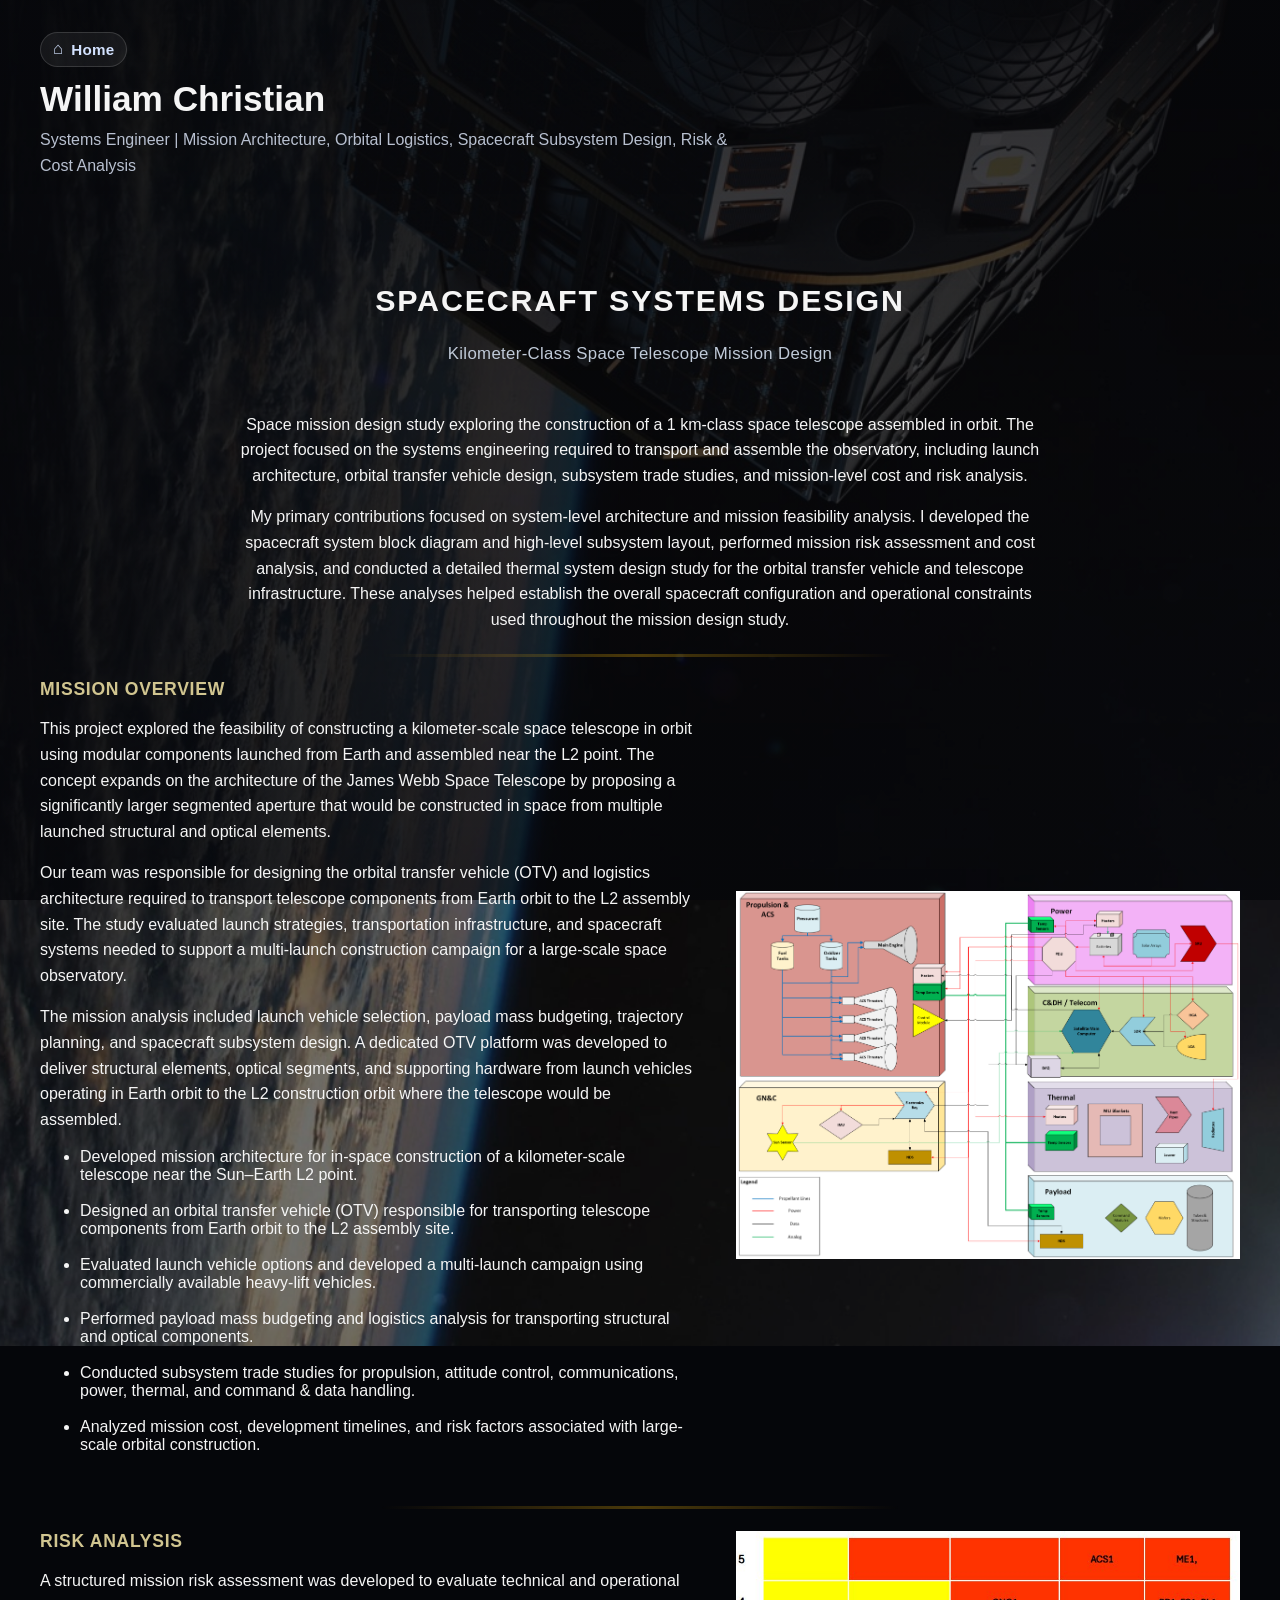
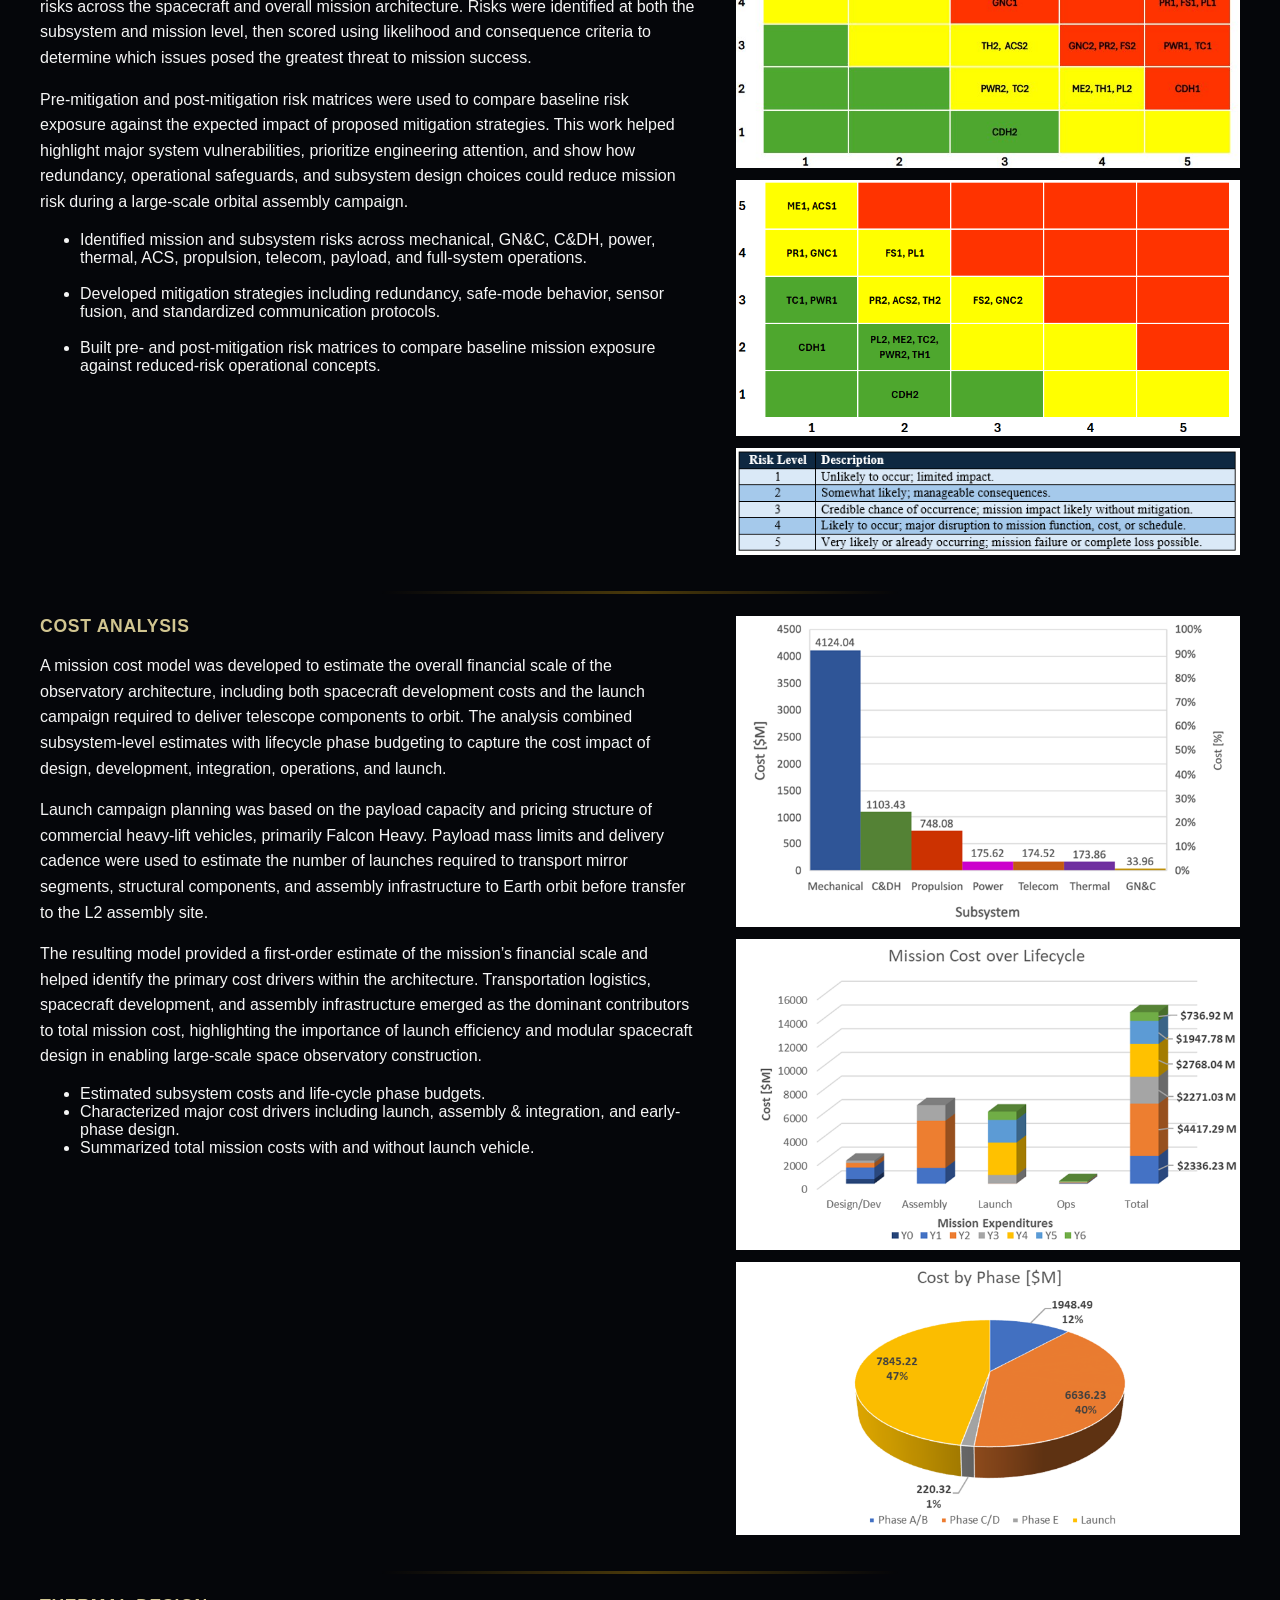
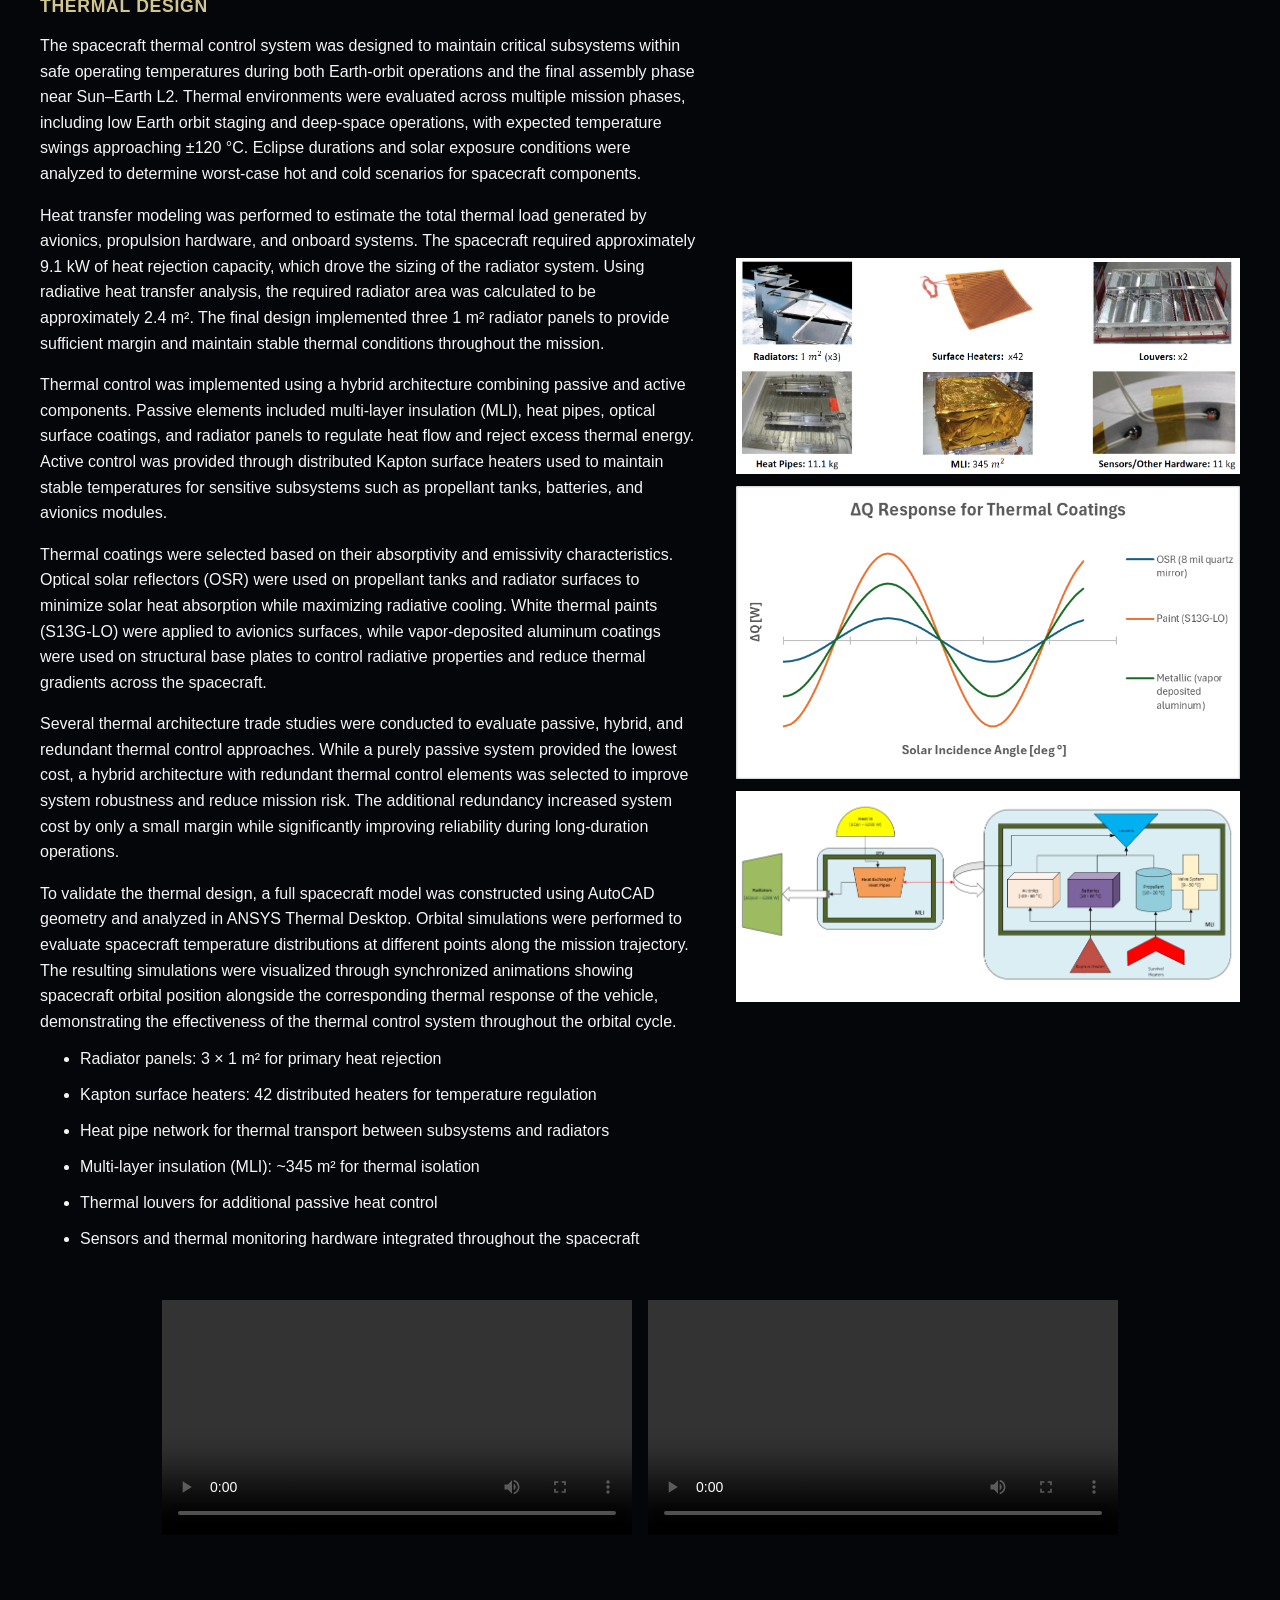
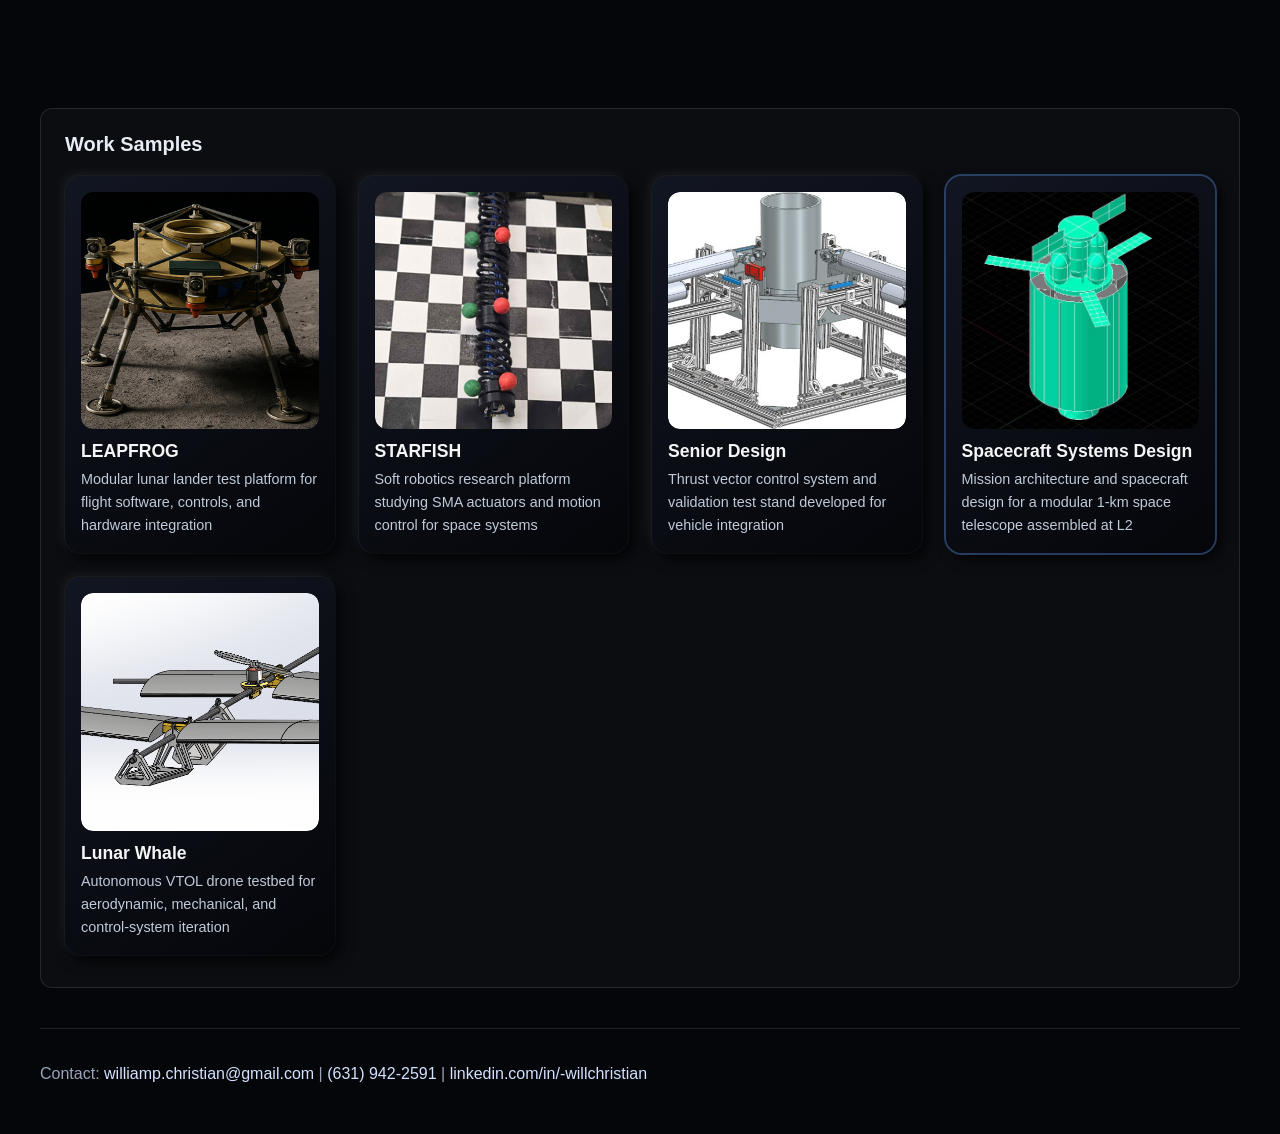
<file: spacecraft-systems.html>
<!DOCTYPE html>
<html lang="en">
<head>
    <meta charset="UTF-8">
    <title>Spacecraft Systems Design | Will Christian Portfolio</title>
    <meta name="viewport" content="width=device-width, initial-scale=1">
    <link rel="stylesheet" href="style.css">
</head>
<body>
    <div class="page">
    <header class="site-header">
        <div class="site-title-block">
            <a href="portfolio.html" class="home-link" aria-label="Home">Home</a>
            <h1>William Christian</h1>
            <p>Systems Engineer | Mission Architecture, Orbital Logistics, Spacecraft Subsystem Design, Risk & Cost Analysis</p>
        </div>
    </header>

    <main class="content">
        <section id="spacecraft-systems" class="systems-section">
            <div class="systems-bg" aria-hidden="true"></div>
            <div class="systems-overlay" aria-hidden="true"></div>
            <div class="systems-content">
            <div class="resume-header">
                <div class="project-title-stack">
                    <h2 class="resume-main-title">Spacecraft Systems Design</h2>
                    <div class="project-subtitle">Kilometer-Class Space Telescope Mission Design</div>
                </div>
            </div>
            <div class="resume-section">
                <p class="project-intro">
                    Space mission design study exploring the construction of a 1 km-class space telescope
                    assembled in orbit. The project focused on the systems engineering required to transport
                    and assemble the observatory, including launch architecture, orbital transfer vehicle
                    design, subsystem trade studies, and mission-level cost and risk analysis.
                </p>

                <p class="project-intro">
                    My primary contributions focused on system-level architecture and mission feasibility
                    analysis. I developed the spacecraft system block diagram and high-level subsystem layout,
                    performed mission risk assessment and cost analysis, and conducted a detailed thermal
                    system design study for the orbital transfer vehicle and telescope infrastructure.
                    These analyses helped establish the overall spacecraft configuration and operational
                    constraints used throughout the mission design study.
                </p>

                <hr class="resume-divider">
                <article class="article--center-figure">
                    <div class="article-body">
                        <h3 class="resume-section-title">Mission Overview</h3>
                        <p>
                            This project explored the feasibility of constructing a kilometer-scale space
                            telescope in orbit using modular components launched from Earth and assembled
                            near the L2 point. The concept expands on the architecture of the
                            James Webb Space Telescope by proposing a significantly larger segmented
                            aperture that would be constructed in space from multiple launched structural
                            and optical elements.
                            </p>
                            
                            <p>
                            Our team was responsible for designing the orbital transfer vehicle (OTV) and
                            logistics architecture required to transport telescope components from Earth
                            orbit to the L2 assembly site. The study evaluated launch strategies,
                            transportation infrastructure, and spacecraft systems needed to support a
                            multi-launch construction campaign for a large-scale space observatory.
                            </p>
                            
                            <p>
                            The mission analysis included launch vehicle selection, payload mass budgeting,
                            trajectory planning, and spacecraft subsystem design. A dedicated OTV platform
                            was developed to deliver structural elements, optical segments, and supporting
                            hardware from launch vehicles operating in Earth orbit to the L2 construction
                            orbit where the telescope would be assembled.
                            </p>
                            
                            <ul>
                            <li>Developed mission architecture for in-space construction of a kilometer-scale telescope near the Sun–Earth L2 point.</li>
                            <br>
                            <li>Designed an orbital transfer vehicle (OTV) responsible for transporting telescope components from Earth orbit to the L2 assembly site.</li>
                            <br>
                            <li>Evaluated launch vehicle options and developed a multi-launch campaign using commercially available heavy-lift vehicles.</li>
                            <br>
                            <li>Performed payload mass budgeting and logistics analysis for transporting structural and optical components.</li>
                            <br>
                            <li>Conducted subsystem trade studies for propulsion, attitude control, communications, power, thermal, and command & data handling.</li>
                            <br>
                            <li>Analyzed mission cost, development timelines, and risk factors associated with large-scale orbital construction.</li>
                            </ul>
                    </div>
                    <figure>
                        <img src="images/SYSTEMS_DESIGN/image68.png" alt="Space mission system block diagram" width="600">
                    </figure>
                </article>

                <hr class="resume-divider">
                <article class="article--center-figure">
                    <div class="article-body">
                        <h3 class="resume-section-title">Risk Analysis</h3>
                        <p>
                            A structured mission risk assessment was developed to evaluate technical and operational risks
                            across the spacecraft and overall mission architecture. Risks were identified at both the subsystem
                            and mission level, then scored using likelihood and consequence criteria to determine which issues
                            posed the greatest threat to mission success.
                        </p>
                        
                        <p>
                            Pre-mitigation and post-mitigation risk matrices were used to compare baseline risk exposure
                            against the expected impact of proposed mitigation strategies. This work helped highlight major
                            system vulnerabilities, prioritize engineering attention, and show how redundancy, operational
                            safeguards, and subsystem design choices could reduce mission risk during a large-scale orbital
                            assembly campaign.
                        </p>
                        <ul>
                            <li>Identified mission and subsystem risks across mechanical, GN&amp;C, C&amp;DH, power, thermal, ACS, propulsion, telecom, payload, and full-system operations.</li>
                            <br>
                            <li>Developed mitigation strategies including redundancy, safe-mode behavior, sensor fusion, and standardized communication protocols.</li>
                            <br>
                            <li>Built pre- and post-mitigation risk matrices to compare baseline mission exposure against reduced-risk operational concepts.</li>
                        </ul>
                    </div>
                    <figure>
                        <div class="media-grid">
                            <img src="images/SYSTEMS_DESIGN/image70.jpeg" alt="Risk analysis 1">
                            <img src="images/SYSTEMS_DESIGN/image71.png" alt="Risk analysis 2">
                            <img src="images/SYSTEMS_DESIGN/image69.png" alt="Risk analysis 3">
                        </div>
                    </figure>
                </article>

                <hr class="resume-divider">
                <article class="article--center-figure">
                    <div class="article-body">
                        <h3 class="resume-section-title">Cost Analysis</h3>
                        <p>
                            A mission cost model was developed to estimate the overall financial scale of the observatory
                            architecture, including both spacecraft development costs and the launch campaign required to
                            deliver telescope components to orbit. The analysis combined subsystem-level estimates with
                            lifecycle phase budgeting to capture the cost impact of design, development, integration,
                            operations, and launch.
                        </p>
                        
                        <p>
                            Launch campaign planning was based on the payload capacity and pricing structure of commercial
                            heavy-lift vehicles, primarily Falcon Heavy. Payload mass limits and delivery cadence were used
                            to estimate the number of launches required to transport mirror segments, structural components,
                            and assembly infrastructure to Earth orbit before transfer to the L2 assembly site.
                        </p>
                        
                        <p>
                            The resulting model provided a first-order estimate of the mission’s financial scale and helped
                            identify the primary cost drivers within the architecture. Transportation logistics, spacecraft
                            development, and assembly infrastructure emerged as the dominant contributors to total mission
                            cost, highlighting the importance of launch efficiency and modular spacecraft design in enabling
                            large-scale space observatory construction.
                        </p>
                        <ul>
                            <li>Estimated subsystem costs and life-cycle phase budgets.</li>
                            <li>Characterized major cost drivers including launch, assembly &amp; integration, and early-phase design.</li>
                            <li>Summarized total mission costs with and without launch vehicle.</li>
                        </ul>
                    </div>
                    <figure>
                        <div class="media-grid">
                            <img src="images/SYSTEMS_DESIGN/image72.png" alt="Cost analysis 1">
                            <img src="images/SYSTEMS_DESIGN/image73.png" alt="Cost analysis 2">
                            <img src="images/SYSTEMS_DESIGN/image74.png" alt="Cost analysis 3">
                        </div>
                    </figure>
                </article>

                <hr class="resume-divider">
                <article class="article--center-figure">
                    <div class="article-body">
                        <h3 class="resume-section-title">Thermal Design</h3>
                        <p>
                            The spacecraft thermal control system was designed to maintain critical subsystems within safe
                            operating temperatures during both Earth-orbit operations and the final assembly phase near
                            Sun–Earth L2. Thermal environments were evaluated across multiple mission phases, including
                            low Earth orbit staging and deep-space operations, with expected temperature swings approaching
                            ±120 °C. Eclipse durations and solar exposure conditions were analyzed to determine worst-case
                            hot and cold scenarios for spacecraft components.
                        </p>

                        <p>
                            Heat transfer modeling was performed to estimate the total thermal load generated by avionics,
                            propulsion hardware, and onboard systems. The spacecraft required approximately 9.1 kW of heat
                            rejection capacity, which drove the sizing of the radiator system. Using radiative heat transfer
                            analysis, the required radiator area was calculated to be approximately 2.4 m². The final design
                            implemented three 1 m² radiator panels to provide sufficient margin and maintain stable thermal
                            conditions throughout the mission.
                        </p>

                        <p>
                            Thermal control was implemented using a hybrid architecture combining passive and active
                            components. Passive elements included multi-layer insulation (MLI), heat pipes, optical surface
                            coatings, and radiator panels to regulate heat flow and reject excess thermal energy. Active
                            control was provided through distributed Kapton surface heaters used to maintain stable
                            temperatures for sensitive subsystems such as propellant tanks, batteries, and avionics modules.
                        </p>

                        <p>
                            Thermal coatings were selected based on their absorptivity and emissivity characteristics.
                            Optical solar reflectors (OSR) were used on propellant tanks and radiator surfaces to minimize
                            solar heat absorption while maximizing radiative cooling. White thermal paints (S13G-LO) were
                            applied to avionics surfaces, while vapor-deposited aluminum coatings were used on structural
                            base plates to control radiative properties and reduce thermal gradients across the spacecraft.
                        </p>

                        <p>
                            Several thermal architecture trade studies were conducted to evaluate passive, hybrid, and
                            redundant thermal control approaches. While a purely passive system provided the lowest cost,
                            a hybrid architecture with redundant thermal control elements was selected to improve system
                            robustness and reduce mission risk. The additional redundancy increased system cost by only a
                            small margin while significantly improving reliability during long-duration operations.
                        </p>

                        <p>
                            To validate the thermal design, a full spacecraft model was constructed using AutoCAD geometry
                            and analyzed in ANSYS Thermal Desktop. Orbital simulations were performed to evaluate spacecraft
                            temperature distributions at different points along the mission trajectory. The resulting
                            simulations were visualized through synchronized animations showing spacecraft orbital position
                            alongside the corresponding thermal response of the vehicle, demonstrating the effectiveness of
                            the thermal control system throughout the orbital cycle.
                        </p>

                        <ul>
                            <li>Radiator panels: 3 × 1 m² for primary heat rejection</li>
                            <br>
                            <li>Kapton surface heaters: 42 distributed heaters for temperature regulation</li>
                            <br>
                            <li>Heat pipe network for thermal transport between subsystems and radiators</li>
                            <br>
                            <li>Multi-layer insulation (MLI): ~345 m² for thermal isolation</li>
                            <br>
                            <li>Thermal louvers for additional passive heat control</li>
                            <br>
                            <li>Sensors and thermal monitoring hardware integrated throughout the spacecraft</li>
                        </ul>
                    </div>
                    <figure>
                        <div class="media-grid">
                            <img src="images/SYSTEMS_DESIGN/hardware.PNG" alt="Thermal hardware">
                            <img src="images/SYSTEMS_DESIGN/image82.png" alt="Thermal analysis 1">
                            <img src="images/SYSTEMS_DESIGN/image81.png" alt="Thermal analysis 2">
                        </div>
                    </figure>
                </article>

                <div class="section-media-center section-media-row">
                    <video class="section-video-half" controls preload="metadata">
                        <source src="video/SYSTEMS_DESIGN/media3.mp4" type="video/mp4">
                        Your browser does not support the video tag.
                    </video>
                    <video class="section-video-half" controls preload="metadata">
                        <source src="video/SYSTEMS_DESIGN/media4.mp4" type="video/mp4">
                        Your browser does not support the video tag.
                    </video>
                </div>
            </div>
        </section>
    </main>

    <section class="work-samples-section">
        <h2 class="work-samples-title">Work Samples</h2>
        <nav class="project-nav">
        <a class="project-tile" href="leapfrog.html">
            <div class="project-icon">
                <img src="images/LEAPFROG/LEAPFROG_icon.PNG" alt="LEAPFROG icon">
            </div>
            <div class="project-text">
                <h2>LEAPFROG</h2>
                <p>Modular lunar lander test platform for flight software, controls, and hardware integration</p>
            </div>
        </a>
        <a class="project-tile" href="starfish.html">
            <div class="project-icon">
                <img src="images/STARFISH/STARFISH_icon.PNG" alt="STARFISH icon">
            </div>
            <div class="project-text">
                <h2>STARFISH</h2>
                <p>Soft robotics research platform studying SMA actuators and motion control for space systems</p>
            </div>
        </a>
        <a class="project-tile" href="senior-design.html">
            <div class="project-icon">
                <img src="images/SENIOR_DESIGN/SeniorDesign_icon.PNG" alt="Senior Design icon">
            </div>
            <div class="project-text">
                <h2>Senior Design</h2>
                <p>Thrust vector control system and validation test stand developed for vehicle integration</p>
            </div>
        </a>
        <a class="project-tile project-tile-current" href="spacecraft-systems.html">
            <div class="project-icon">
                <img src="images/SYSTEMS_DESIGN/SCsystems_icon.PNG" alt="Spacecraft Systems icon">
            </div>
            <div class="project-text">
                <h2>Spacecraft Systems Design</h2>
                <p>Mission architecture and spacecraft design for a modular 1-km space telescope assembled at L2</p>
            </div>
        </a>
        <a class="project-tile" href="additional_projects.html">
            <div class="project-icon">
                <img src="images/ADDITIONAL_PROJECTS/Lunar_Whale/lunar_whale_icon.PNG" alt="Lunar Whale icon">
            </div>
            <div class="project-text">
                <h2>Lunar Whale</h2>
                <p>Autonomous VTOL drone testbed for aerodynamic, mechanical, and control-system iteration</p>
            </div>
        </a>
        </nav>
    </section>

    <footer>
        <p>Contact: <a href="mailto:williamp.christian@gmail.com">williamp.christian@gmail.com</a> | <a href="tel:+16319422591">(631) 942-2591</a> | <a href="https://www.linkedin.com/in/-willchristian/" target="_blank" rel="noopener">linkedin.com/in/-willchristian</a></p>
    </footer>
    </div>
    <script>
        (function () {
            var bg = document.querySelector('.systems-bg');
            if (!bg) return;
            function updateSystemsBg() {
                var y = window.scrollY || window.pageYOffset || 0;
                var speed = 0.18;
                bg.style.transform = 'translate(-50%, -50%) translate3d(0,' + (-y * speed) + 'px,0) rotate(90deg)';
            }
            window.addEventListener('scroll', updateSystemsBg, { passive: true });
            window.addEventListener('resize', updateSystemsBg);
            updateSystemsBg();
        })();
    </script>
</body>
</html>
</file>
<file: style.css>
body {
    font-family: Arial, sans-serif;
    margin: 0;
    background-color: #05060a;
    color: #f5f5f5;
}

/* Home page background with parallax */
.home-page {
    position: relative;
}

.home-bg {
    position: fixed;
    inset: 0;
    height: 140vh;
    background-image: url("images/MAIN/main_background.jpg");
    background-size: cover;
    background-position: center top;
    background-repeat: no-repeat;
    will-change: transform;
    transform: translate3d(0, 0, 0) scale(1.2);
    transform-origin: center top;
    z-index: 0;
}

.home-overlay {
    position: fixed;
    inset: 0;
    background: linear-gradient(
        to bottom,
        rgba(5, 6, 10, 0.78) 0%,
        rgba(5, 6, 10, 0.62) 45%,
        rgba(5, 6, 10, 0.82) 100%
    );
    z-index: 1;
    pointer-events: none;
}

.home-content {
    position: relative;
    z-index: 2;
}

/* Centered content column with flexible side gutters */
.page {
    --page-pad: 40px;
    max-width: 1200px;
    margin: 0 auto;
    padding-left: var(--page-pad);
    padding-right: var(--page-pad);
    position: relative;
    z-index: 2;
}

.page .content {
    padding-left: 0;
    padding-right: 0;
}

.site-header {
    padding: 32px 0 16px;
}

.site-title-block h1 {
    margin: 0;
    font-size: 2.2rem;
}

.site-title-block p {
    margin-top: 8px;
    max-width: 720px;
    color: #b8c0d0;
}

/* Titles */
.resume-header {
    display: flex;
    align-items: baseline;
    gap: 16px;
    flex-wrap: wrap;
    margin-bottom: 24px;
    justify-content: center;
}

.resume-section {
    padding-top: 8px;
    padding-bottom: 40px;
}

.resume-section h2 {
    margin: 0;
    font-size: 1.5rem;
    color: #f5f5f5;
}

.resume-main-title {
    font-size: 1.9rem;
    font-weight: 800;
    letter-spacing: 0.06em;
    text-transform: uppercase;
}

.project-title-stack {
    display: block;
    text-align: center;
}

.project-subtitle {
    margin-top: 10px;
    color: #c0cad8;
    font-size: 1.05rem;
    font-weight: 500;
    letter-spacing: 0.02em;
    text-transform: none;
    max-width: 900px;
    margin-left: auto;
    margin-right: auto;
}

.project-intro {
    text-align: center;
    margin-left: auto;
    margin-right: auto;
}

/* Dividers */
.resume-divider {
    height: 3px;
    border: 0;
    margin: 22px 0;
    background: linear-gradient(
        to right,
        rgba(255, 255, 255, 0),
        rgba(247, 184, 12, 0.288),
        rgba(255, 255, 255, 0)
    );
}

.resume-divider-tight {
    margin-top: 10px;
    margin-bottom: 26px;
}

.resume-section > .resume-divider {
    max-width: 520px;
    margin-left: auto;
    margin-right: auto;
}

/* Resume subsection titles (Education, Skills, Experience, Academic Projects) */
.resume-section h3.resume-section-title {
    margin: 0 0 10px;
    font-size: 1.1rem;
    font-weight: 700;
    letter-spacing: 0.04em;
    text-transform: uppercase;
    color: #d1c590; /* customize */
    font-family: inherit;
    font-style: normal;
}

/* Resume entries: left content + right-aligned dates */
.resume-block {
    margin-bottom: 28px;
}

.resume-item {
    margin-bottom: 20px;
}

.resume-item-header {
    display: grid;
    grid-template-columns: minmax(0, 1fr) auto;
    gap: 12px;
    align-items: baseline;
}

.resume-item-left {
    min-width: 0;
}

.resume-item-title {
    font-weight: 600;
    color: #f5f5f5;
}

.resume-company {
    text-decoration: underline;
    text-decoration-thickness: 2px;
    text-underline-offset: 3px;
    margin-bottom: 3px;
}

.resume-item-org,
.resume-item-date {
    color: #b8c0d0;
    font-size: 0.95rem;
}

.resume-item-org {
    margin-top: 2px;
}

.resume-item-date {
    white-space: nowrap;
    text-align: right;
}

.resume-item-subtitle {
    margin-top: 6px;
    color: #c0cad8;
    font-size: 0.98rem;
}

.resume-lines {
    margin-top: 10px;
    color: #c0cad8;
    line-height: 1.55;
    display: grid;
    gap: 6px;
}

.resume-label {
    color: #e8ecf4;
    font-weight: 600;
}

.resume-bullets {
    margin: 6px 0 0;
    padding-left: 1.25em;
    color: #c0cad8;
    line-height: 1.5;
}

.resume-bullets li {
    margin-bottom: 4px;
}

.resume-subrole {
    margin-top: 14px;
    padding-top: 12px;
    border-top: 1px solid rgba(255, 255, 255, 0.08);
}

.resume-subrole-header {
    display: grid;
    grid-template-columns: minmax(0, 1fr) auto;
    gap: 12px;
    align-items: baseline;
    margin-bottom: 6px;
}

/* Work Samples box */
.work-samples-section {
    margin: 0 0 40px;
    padding: 24px 24px 32px;
    background: rgba(255, 255, 255, 0.03);
    border: 1px solid rgba(255, 255, 255, 0.1);
    border-radius: 12px;
}

.work-samples-title {
    margin: 0 0 20px;
    font-size: 1.25rem;
    font-weight: 600;
    color: #e8ecf4;
}

.project-nav {
    display: grid;
    grid-template-columns: repeat(4, minmax(0, 1fr));
    gap: 24px;
    padding: 0;
}

.project-tile {
    display: flex;
    flex-direction: column;
    align-items: stretch;
    text-decoration: none;
    background: linear-gradient(145deg, #121622, #05060a);
    border-radius: 16px;
    padding: 16px;
    color: inherit;
    box-shadow:
        0 0 0 1px rgba(255, 255, 255, 0.04),
        6px 6px 14px rgba(0, 0, 0, 0.8),
        -4px -4px 12px rgba(255, 255, 255, 0.06);
    transition: transform 0.15s ease-out, box-shadow 0.15s ease-out, background 0.15s ease-out;
}

.project-tile:hover {
    transform: translateY(-4px);
    background: linear-gradient(145deg, #181d2c, #05060a);
    box-shadow:
        0 0 0 1px rgba(255, 255, 255, 0.08),
        10px 12px 24px rgba(0, 0, 0, 0.9),
        -4px -4px 16px rgba(255, 255, 255, 0.08);
}

.project-tile-current {
    pointer-events: none;
    box-shadow:
        0 0 0 2px rgba(100, 160, 255, 0.35),
        6px 6px 14px rgba(0, 0, 0, 0.8);
}

/* Work sample tiles: every icon is the same square with rounded corners. */
.project-tile .project-icon {
    width: 100%;
    padding-bottom: 100%;
    position: relative;
    overflow: hidden;
    border-radius: 12px;
    margin-bottom: 12px;
}

.project-tile .project-icon img {
    position: absolute;
    top: 0;
    left: 0;
    width: 100%;
    height: 100%;
    object-fit: cover;
    border-radius: 12px !important;
    display: block;
}

.project-text h2 {
    margin: 0 0 6px;
    font-size: 1.1rem;
}

.project-text p {
    margin: 0;
    font-size: 0.9rem;
    color: #c0cad8;
}

/* Home button */
.home-link {
    display: inline-flex;
    align-items: center;
    gap: 8px;
    margin-bottom: 12px;
    padding: 8px 12px;
    border-radius: 999px;
    background: rgba(255, 255, 255, 0.06);
    border: 1px solid rgba(255, 255, 255, 0.14);
    color: #d3e2ff;
    text-decoration: none;
    font-size: 0.95rem;
    font-weight: 600;
    letter-spacing: 0.2px;
    transition: background 0.15s ease-out, border-color 0.15s ease-out, transform 0.15s ease-out;
}

.home-link::before {
    content: "⌂";
    font-size: 1.05rem;
    line-height: 1;
    opacity: 0.95;
}

.home-link:hover {
    background: rgba(255, 255, 255, 0.1);
    border-color: rgba(255, 255, 255, 0.22);
    transform: translateY(-1px);
}

/* Main content */
.content {
    padding: 24px 0 40px;
}

.content section {
    margin-bottom: 48px;
}

/* Work sample articles: left = text, right = images. One row, no wrap. */
.content article {
    display: flex;
    flex-wrap: nowrap;
    gap: 32px 40px;
    align-items: flex-start;
    margin-bottom: 36px;
}
.content article > .article-body {
    flex: 1 1 0;
    min-width: 0;
}
.content article > figure {
    flex: 0 0 42%;
    min-width: 260px;
    margin: 0;
}

.content article.article--center-figure {
    display: grid;
    grid-template-columns: minmax(0, 1fr) minmax(260px, 42%);
    column-gap: 40px;
    row-gap: 32px;
    align-items: start;
}
.content article.article--center-figure > .article-body {
    grid-column: 1;
}
.content article.article--center-figure > figure {
    grid-column: 2;
    align-self: center;
}
.content article > figure img,
.content article > figure .media-grid img {
    max-width: 100%;
    width: 100%;
    height: auto;
    display: block;
    margin: 0;
    border-radius: 0;
}
.content article > figure.figure--shrink-70 .media-grid {
    width: 70%;
    margin-left: auto;
    margin-right: auto;
}

.section-media-center {
    max-width: 980px;
    margin: 18px auto 28px;
}
.section-video {
    display: block;
    width: 70%;
    height: auto;
    margin-left: auto;
    margin-right: auto;
}

/* STARFISH: slightly smaller centered video */
#starfish .section-video {
    width: 40%;
}

/* Side-by-side videos (e.g., Senior Design data collection) */
.section-media-row {
    display: flex;
    justify-content: center;
    gap: 16px;
    flex-wrap: wrap;
}
.section-video-half {
    display: block;
    width: 48%;
    height: auto;
}

/* Media grids: default single column. */
.media-grid {
    display: grid;
    grid-template-columns: 1fr;
    gap: 12px;
}
.media-grid--2 {
    grid-template-columns: 1fr 1fr;
    gap: 4px;
}
.media-grid--2 > .media-grid__span-2 {
    grid-column: 1 / -1;
}
.media-grid img {
    width: 100%;
    height: auto;
    border-radius: 0;
}

/* STARFISH 2D limb: clamp last two images to same box size */
.media-grid--2d-limb-last img {
    aspect-ratio: 4 / 3;
    object-fit: contain;
}

.content h3 {
    margin-top: 0;
    margin-bottom: 8px;
    color: #e8ecf4;
}

p {
    max-width: 800px;
    line-height: 1.6;
}

img {
    margin-top: 0;
    border-radius: 0;
}

footer {
    border-top: 1px solid rgba(255, 255, 255, 0.1);
    padding: 16px 0 32px;
    color: #9aa4b8;
}

footer a {
    color: #d3e2ff;
    text-decoration: none;
}

footer a:hover {
    text-decoration: underline;
}

/* LEAPFROG full-page background */
.leapfrog-bg {
    position: fixed;
    inset: 0;
    height: 140vh;
    background-image: url("images/LEAPFROG/leapfrog_BG.png");
    background-size: cover;
    background-position: center 15%;
    background-repeat: no-repeat;
    will-change: transform;
    transform: translate3d(0, 0, 0) scale(1.15);
    transform-origin: center top;
    z-index: -2;
}

.leapfrog-overlay {
    position: fixed;
    inset: 0;
    background: linear-gradient(
        to bottom,
        rgba(5, 6, 10, 0.75) 0%,
        rgba(5, 6, 10, 0.6) 40%,
        rgba(5, 6, 10, 0.7) 100%
    );
    z-index: -1;
    pointer-events: none;
}

.leapfrog-content {
    position: relative;
    z-index: 2;
    padding: 24px 0 16px;
}

/* STARFISH full-page background (image rotated 90deg), parallax */
.starfish-bg {
    position: fixed;
    width: 140vmax;
    height: 140vmax;
    left: 50%;
    top: 50%;
    background-image: url("images/STARFISH/STARFISH_bg.png");
    background-size: cover;
    background-position: center 65%;
    background-repeat: no-repeat;
    filter: brightness(0.6);
    will-change: transform;
    transform: translate(-50%, -50%) translate3d(0, 0, 0) rotate(90deg);
    transform-origin: center center;
    z-index: -2;
}

.starfish-overlay {
    position: fixed;
    inset: 0;
    background: linear-gradient(
        to bottom,
        rgba(5, 6, 10, 0.75) 0%,
        rgba(5, 6, 10, 0.6) 40%,
        rgba(5, 6, 10, 0.7) 100%
    );
    z-index: -1;
    pointer-events: none;
}

.starfish-content {
    position: relative;
    z-index: 2;
    padding: 24px 0 16px;
}

/* Senior Design (TVC) full-page background, parallax */
.senior-design-bg {
    position: fixed;
    inset: 0;
    height: 140vh;
    background-image: url("images/SENIOR_DESIGN/TVC_bg.jpg");
    background-size: cover;
    background-position: center 15%;
    background-repeat: no-repeat;
    filter: brightness(0.7);
    will-change: transform;
    transform: translate3d(0, 0, 0) scale(1.15);
    transform-origin: center top;
    z-index: -2;
}

.senior-design-overlay {
    position: fixed;
    inset: 0;
    background:
        /* Left/right edge darkening (primary) */
        linear-gradient(
            to right,
            rgba(0, 0, 0, 0.65) 0%,
            rgba(0, 0, 0, 0.15) 18%,
            rgba(0, 0, 0, 0.0) 50%,
            rgba(0, 0, 0, 0.15) 82%,
            rgba(0, 0, 0, 0.65) 100%
        ),
        /* Vignette (thicker fade around edges) */
        radial-gradient(
            ellipse at center,
            rgba(0, 0, 0, 0.0) 0%,
            rgba(0, 0, 0, 0.0) 30%,
            rgba(0, 0, 0, 0.75) 100%
        ),
        /* Subtle top/bottom shading (secondary) */
        linear-gradient(
            to bottom,
            rgba(5, 6, 10, 0.75) 0%,
            rgba(5, 6, 10, 0.6) 40%,
            rgba(5, 6, 10, 0.7) 100%
        );
    z-index: -1;
    pointer-events: none;
}

.senior-design-content {
    position: relative;
    z-index: 2;
    padding: 24px 0 16px;
}

/* Spacecraft Systems Design full-page background (rotated 90deg, 30% dimmer), parallax */
.systems-bg {
    position: fixed;
    width: 140vmax;
    height: 140vmax;
    left: 50%;
    top: 50%;
    background-image: url("images/SYSTEMS_DESIGN/SYSTEMS_bg.jpg");
    background-size: cover;
    background-position: center 65%;
    background-repeat: no-repeat;
    filter: brightness(0.7);
    will-change: transform;
    transform: translate(-50%, -50%) translate3d(0, 0, 0) rotate(90deg);
    transform-origin: center center;
    z-index: -2;
}

.systems-overlay {
    position: fixed;
    inset: 0;
    background: linear-gradient(
        to bottom,
        rgba(5, 6, 10, 0.75) 0%,
        rgba(5, 6, 10, 0.6) 40%,
        rgba(5, 6, 10, 0.7) 100%
    );
    z-index: -1;
    pointer-events: none;
}

.systems-content {
    position: relative;
    z-index: 2;
    padding: 24px 0 16px;
}

/* Additional Projects full-page background (rotated 90deg), parallax */
.projects-bg {
    position: fixed;
    width: 140vmax;
    height: 140vmax;
    left: 50%;
    top: 50%;
    background-image: url("images/ADDITIONAL_PROJECTS/Lunar_Whale/lunar_whale_bg.jpg");
    background-size: cover;
    background-position: center 65%;
    background-repeat: no-repeat;
    filter: brightness(0.7);
    will-change: transform;
    transform: translate(-50%, -50%) translate3d(0, 0, 0) rotate(90deg);
    transform-origin: center center;
    z-index: -2;
}

.projects-overlay {
    position: fixed;
    inset: 0;
    background:
        linear-gradient(
            to right,
            rgba(0, 0, 0, 0.55) 0%,
            rgba(0, 0, 0, 0.15) 20%,
            rgba(0, 0, 0, 0.0) 50%,
            rgba(0, 0, 0, 0.15) 80%,
            rgba(0, 0, 0, 0.55) 100%
        ),
        radial-gradient(
            ellipse at center,
            rgba(0, 0, 0, 0.0) 25%,
            rgba(0, 0, 0, 0.75) 100%
        ),
        linear-gradient(
            to bottom,
            rgba(5, 6, 10, 0.72) 0%,
            rgba(5, 6, 10, 0.58) 40%,
            rgba(5, 6, 10, 0.7) 100%
        );
    z-index: -1;
    pointer-events: none;
}

.projects-content {
    position: relative;
    z-index: 2;
    padding: 24px 0 16px;
}

@media (max-width: 960px) {
    .project-nav {
        grid-template-columns: repeat(2, minmax(0, 1fr));
    }
}

@media (max-width: 640px) {
    .page {
        --page-pad: 16px;
    }

    .site-header {
        padding: 24px 0 12px;
    }

    .work-samples-section {
        padding: 20px 16px 24px;
    }

    .project-nav {
        grid-template-columns: 1fr;
    }

    .content {
        padding: 16px 0;
    }

    footer {
        padding: 12px 0 24px;
    }
}
</file>
